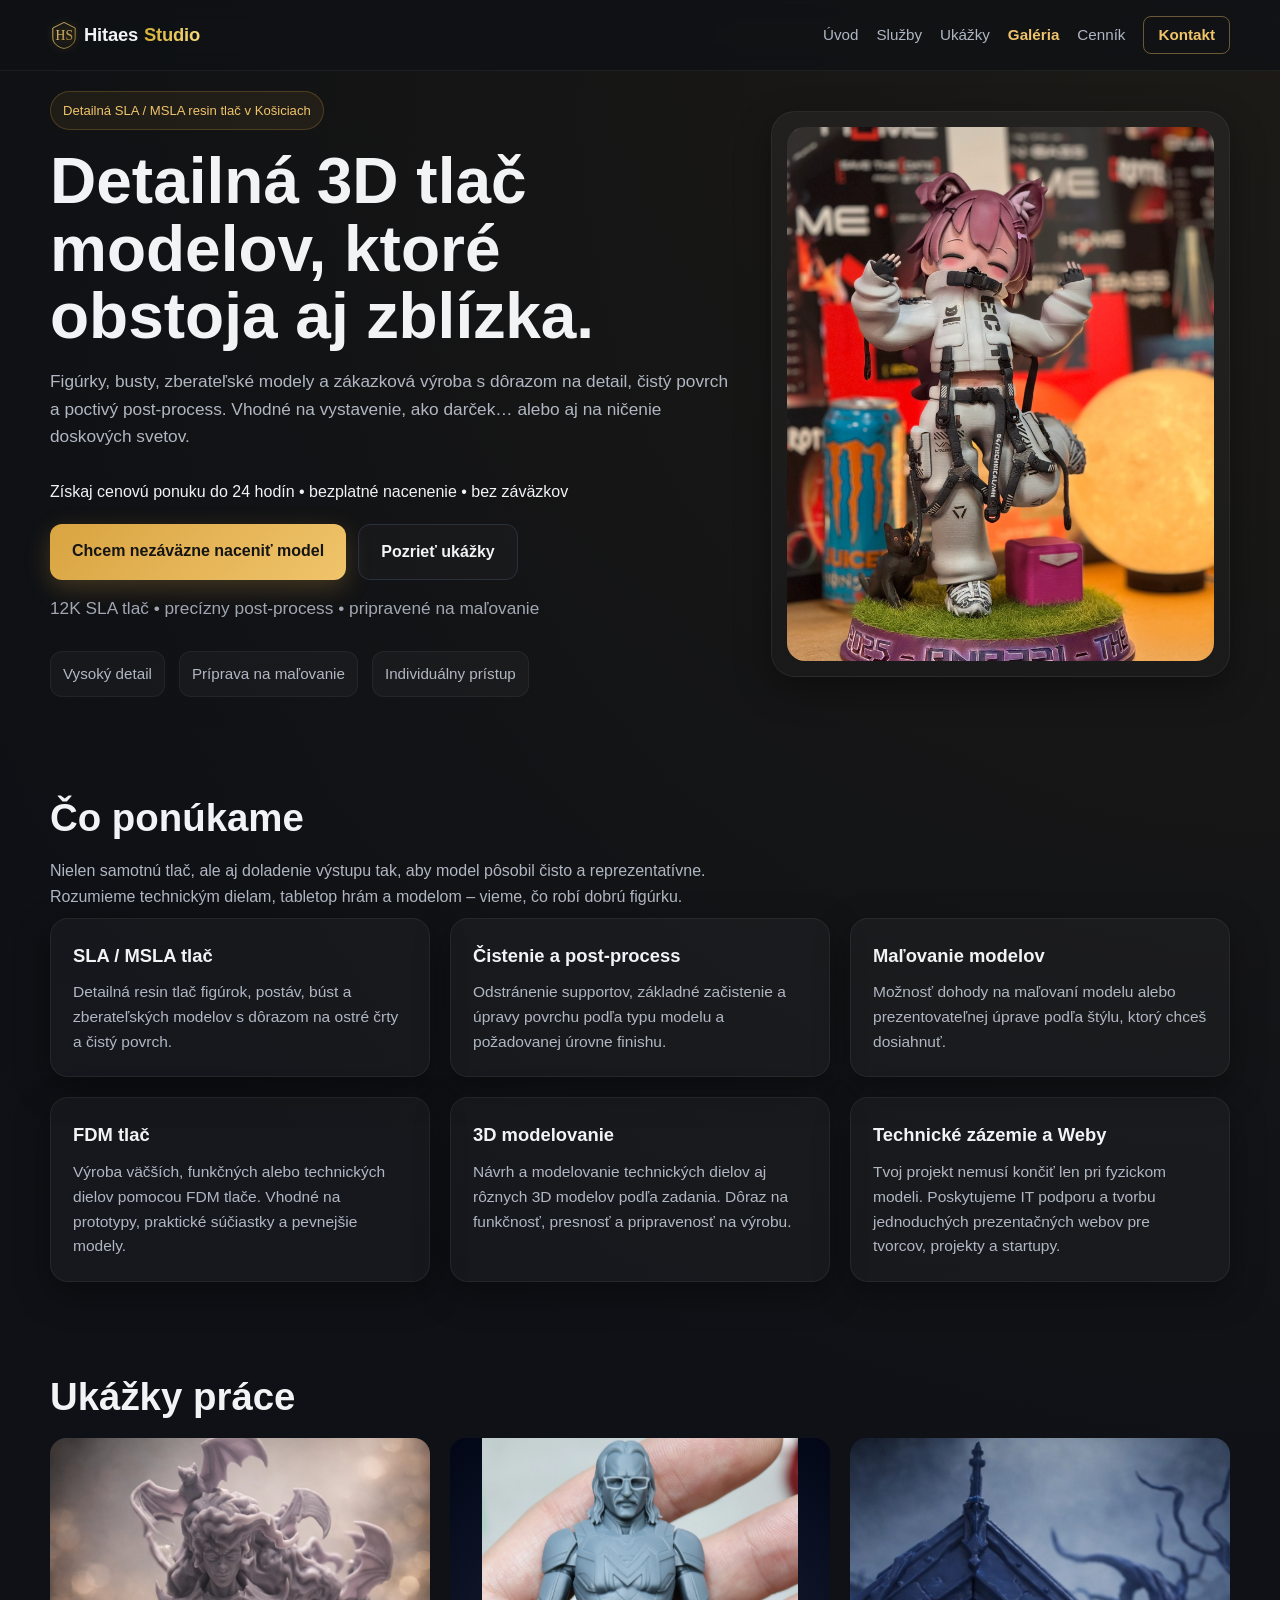
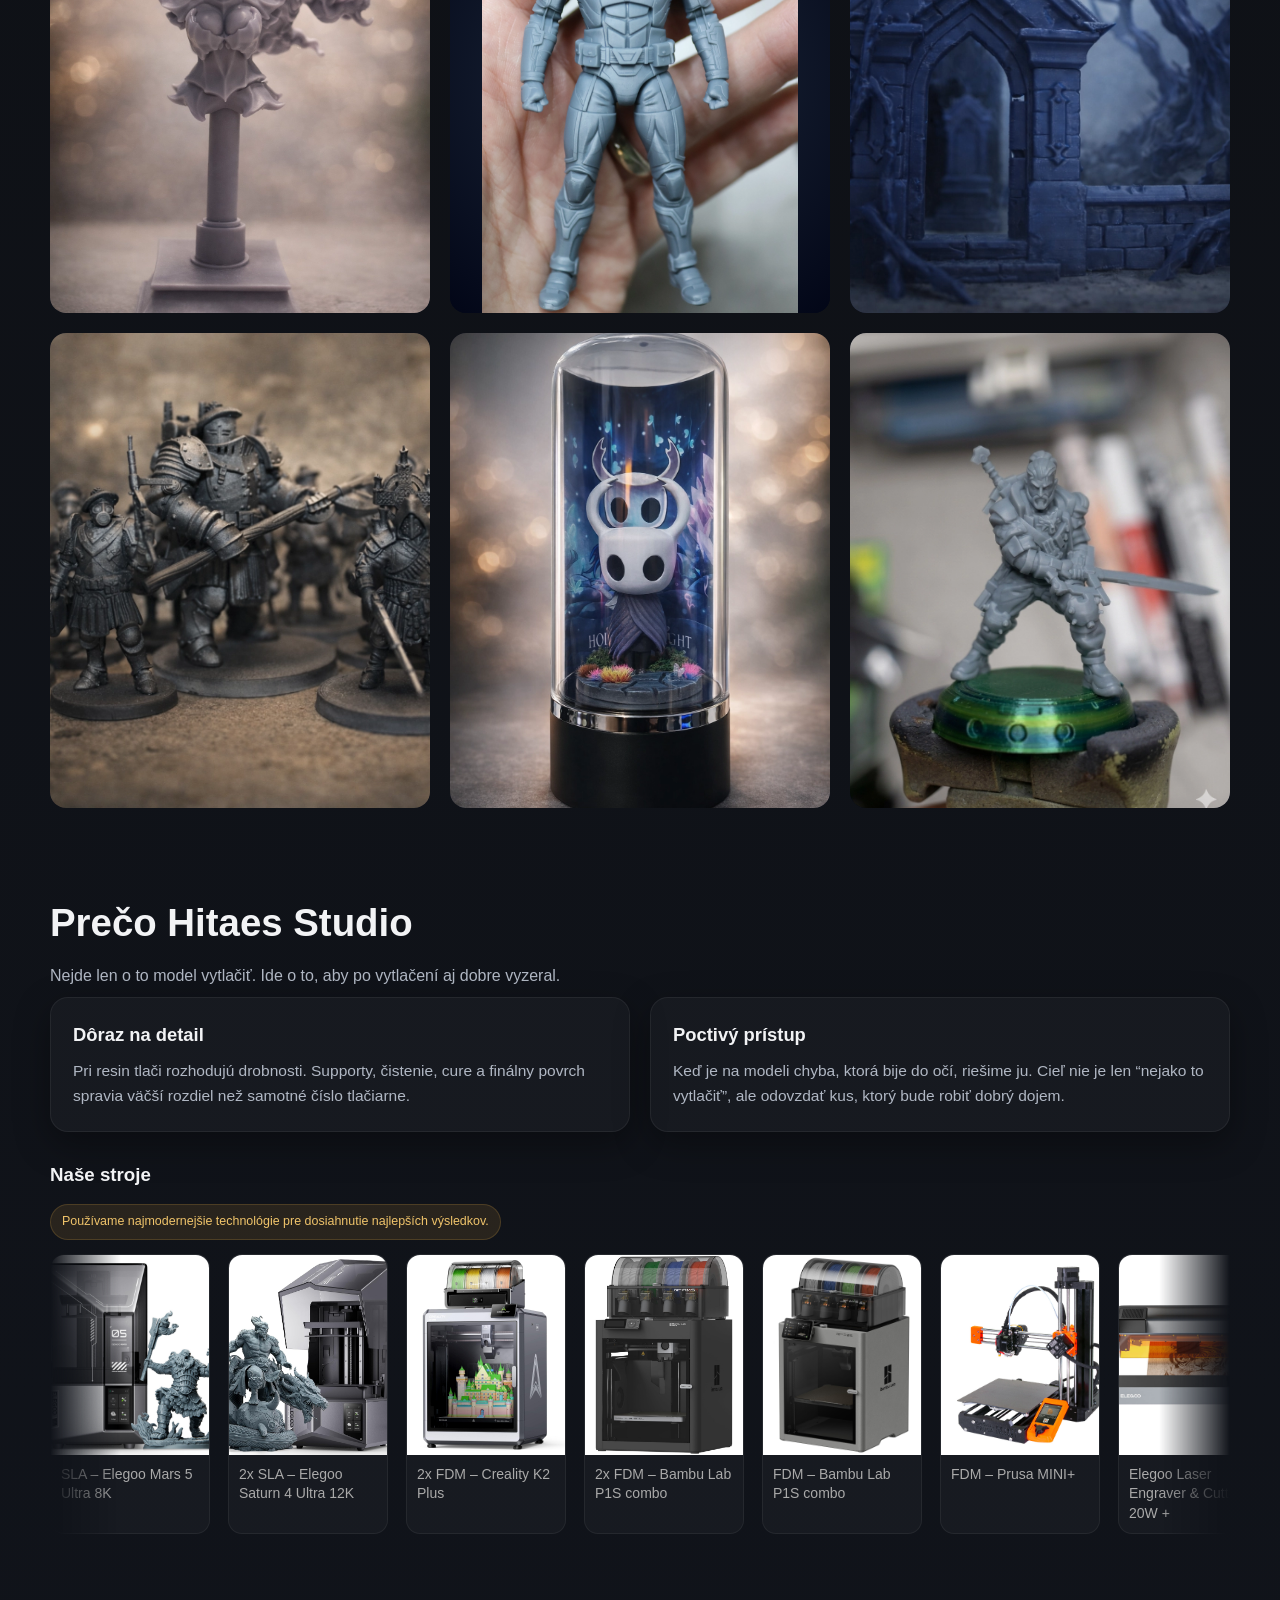
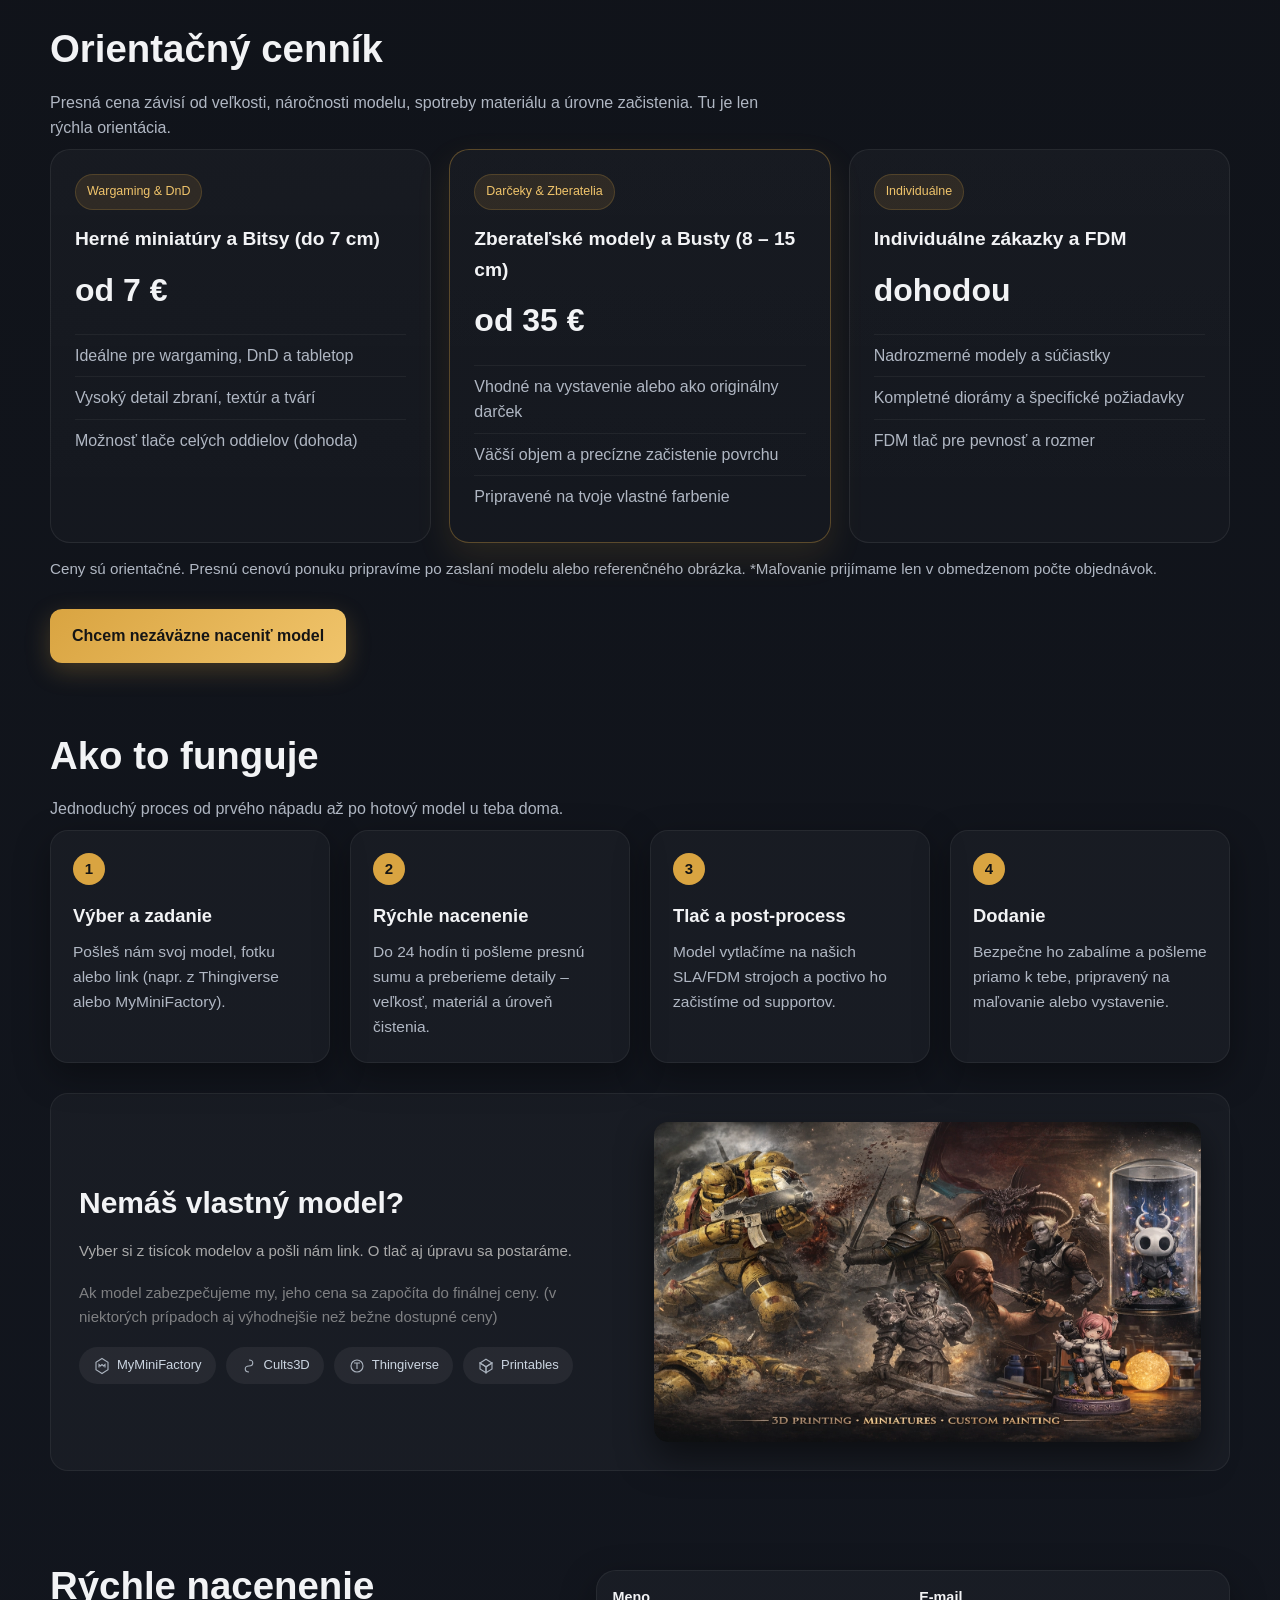
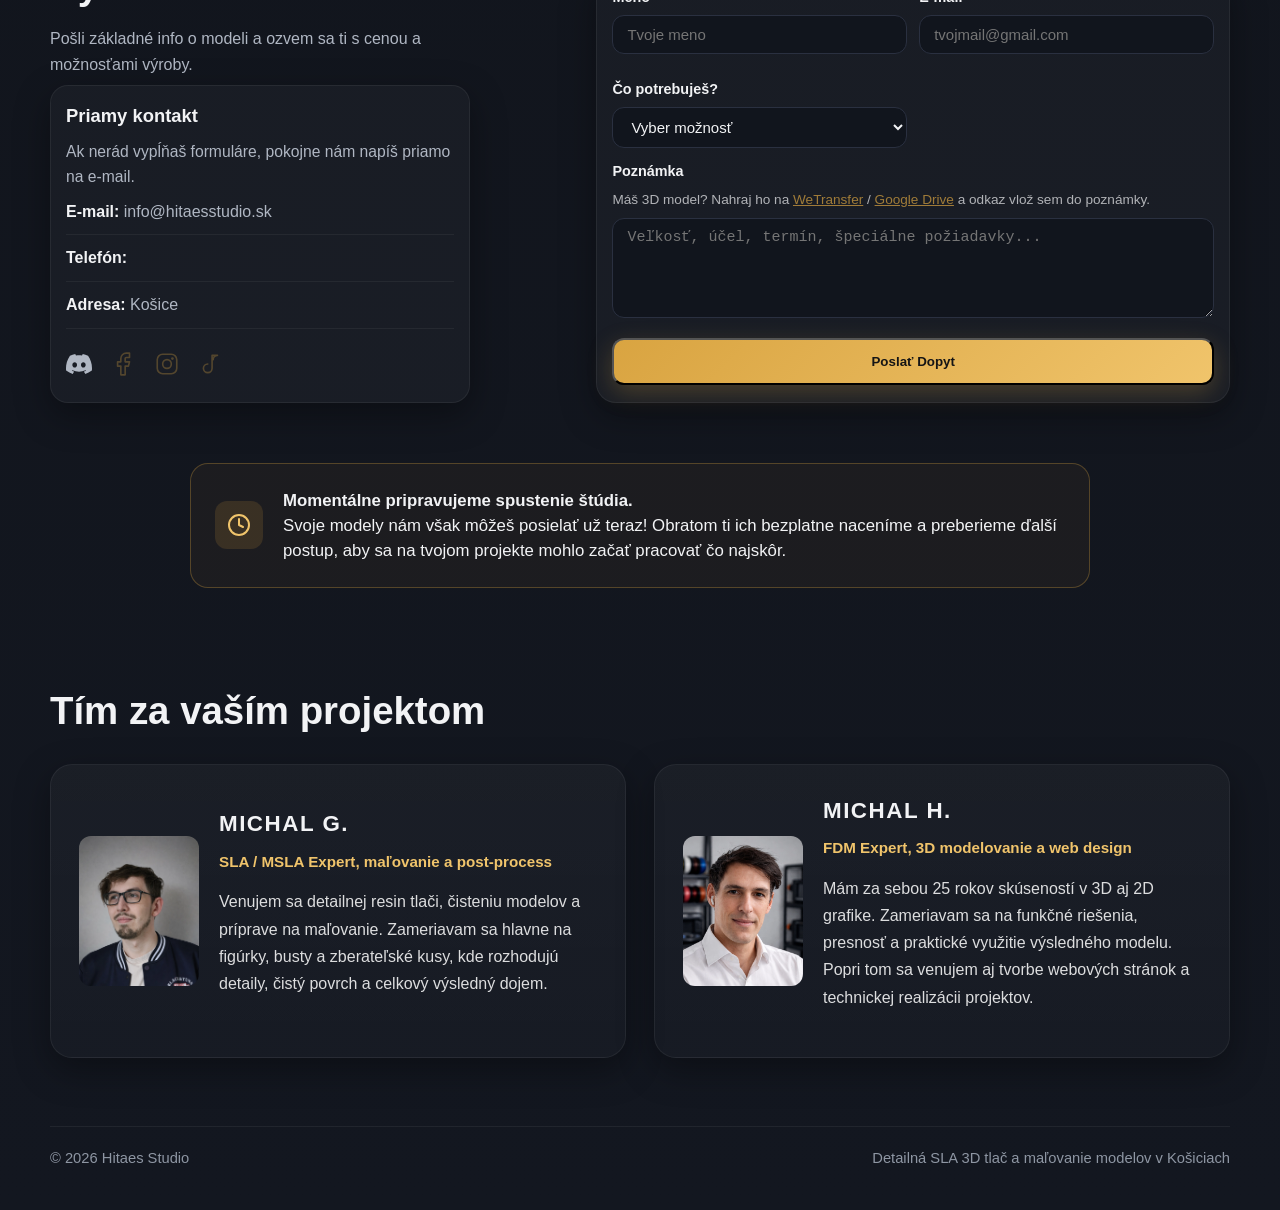
<file: index.html>
<!DOCTYPE html>
<html lang="sk">

<head>
  <meta charset="UTF-8" />
  <meta name="viewport" content="width=device-width, initial-scale=1.0" />
  <title>Hitaes Studio | SLA 3D tlač a maľovanie</title>
  <link rel="stylesheet" href="css/style.css">
</head>

<body id="top">

  <header class="topbar">
    <div class="container topbar-inner">
      <a href="#top" class="brand">
        <img src="images/logo.svg" alt="logo">
        Hitaes <span>Studio</span>
      </a>

      <nav class="nav">
        <a href="#top">Úvod</a>
        <a href="#sluzby">Služby</a>
        <a href="#ukazky">Ukážky</a>
        <a href="galeria/galeria.html" style="color: var(--accent-2); font-weight: 600;">Galéria</a>
        <a href="#cennik">Cenník</a>
        <a href="#nacenenie" class="nav-contact">Kontakt</a>
      </nav>
    </div>
  </header>

  <main>
    <section class="hero">
      <div class="container hero-grid">
        <div>
          <div class="eyebrow">Detailná SLA / MSLA resin tlač v Košiciach</div>
          <h1>Detailná 3D tlač modelov, ktoré obstoja aj zblízka.</h1>
          <p>
            Figúrky, busty, zberateľské modely a zákazková výroba s dôrazom na detail,
            čistý povrch a poctivý post-process. Vhodné na vystavenie, ako darček…
            alebo aj na ničenie doskových svetov.
          </p>
          Získaj cenovú ponuku do 24 hodín
          • bezplatné nacenenie
          • bez záväzkov
          <div class="hero-actions">
            <a class="btn btn-primary" href="#nacenenie">Chcem nezáväzne naceniť model</a>
            <a class="btn btn-secondary" href="#ukazky">Pozrieť ukážky</a>
          </div>

          <p class="hero-proof">
            12K SLA tlač • precízny post-process • pripravené na maľovanie
          </p>

          <div class="mini-points">
            <span>Vysoký detail</span>
            <span>Príprava na maľovanie</span>
            <span>Individuálny prístup</span>
          </div>
        </div>

        <div class="hero-card">
          <div class="hero-image">
            <img src="images/hinata.webp" alt="Hitaes Studio - Hinata 3D model">
          </div>
        </div>
      </div>
    </section>

    <section id="sluzby">
      <div class="container">
        <div class="section-title">
          <h2>Čo ponúkame</h2>
          <p>
            Nielen samotnú tlač, ale aj doladenie výstupu tak, aby model pôsobil čisto
            a reprezentatívne. Rozumieme technickým dielam, tabletop hrám a modelom – vieme, čo robí dobrú figúrku.
          </p>
        </div>

        <div class="grid-3">
          <div class="card">
            <h3>SLA / MSLA tlač</h3>
            <p>
              Detailná resin tlač figúrok, postáv, búst a zberateľských modelov s dôrazom
              na ostré črty a čistý povrch.
            </p>
          </div>

          <div class="card">
            <h3>Čistenie a post-process</h3>
            <p>
              Odstránenie supportov, základné začistenie a úpravy povrchu podľa typu modelu
              a požadovanej úrovne finishu.
            </p>
          </div>

          <div class="card">
            <h3>Maľovanie modelov</h3>
            <p>
              Možnosť dohody na maľovaní modelu alebo prezentovateľnej úprave podľa štýlu,
              ktorý chceš dosiahnuť.
            </p>
          </div>

          <div class="card">
            <h3>FDM tlač</h3>
            <p>
              Výroba väčších, funkčných alebo technických dielov pomocou FDM tlače.
              Vhodné na prototypy, praktické súčiastky a pevnejšie modely.
            </p>
          </div>

          <div class="card">
            <h3>3D modelovanie</h3>
            <p>
              Návrh a modelovanie technických dielov aj rôznych 3D modelov podľa zadania.
              Dôraz na funkčnosť, presnosť a pripravenosť na výrobu.
            </p>
          </div>

          <div class="card">
            <h3>Technické zázemie a Weby</h3>
            <p>
              Tvoj projekt nemusí končiť len pri fyzickom modeli. Poskytujeme IT podporu a tvorbu jednoduchých
              prezentačných webov pre tvorcov, projekty a startupy.
            </p>
          </div>
        </div>
      </div>
    </section>

    <section id="ukazky">
      <div class="container">
        <div class="section-title">
          <h2>Ukážky práce</h2>
        </div>

        <div class="gallery">
          <div class="gallery-item"><img src="images/busta.webp" alt="3D tlač modelu" loading="lazy"></div>
          <div class="gallery-item"><img src="images/mman.webp" alt="3D tlač modelu" loading="lazy"></div>
          <div class="gallery-item"><img src="images/teren.webp" alt="3D tlač modelu" loading="lazy"></div>
          <div class="gallery-item"><img src="images/trench.webp" alt="3D tlač modelu" loading="lazy"></div>
          <div class="gallery-item"><img src="images/hollowknight.webp" alt="3D tlač modelu" loading="lazy"></div>
          <div class="gallery-item"><img src="images/cybergerald.webp" alt="3D tlač modelu Cybergerald" loading="lazy"></div>
        </div>
      </div>
    </section>

    <section id="o-mne">
      <div class="container">
        <div class="section-title">
          <h2>Prečo Hitaes Studio</h2>
          <p>
            Nejde len o to model vytlačiť. Ide o to, aby po vytlačení aj dobre vyzeral.
          </p>
        </div>

        <div class="about-box">
          <div class="card">
            <h3>Dôraz na detail</h3>
            <p>
              Pri resin tlači rozhodujú drobnosti. Supporty, čistenie, cure a finálny povrch
              spravia väčší rozdiel než samotné číslo tlačiarne.
            </p>
          </div>
          <div class="card">
            <h3>Poctivý prístup</h3>
            <p>
              Keď je na modeli chyba, ktorá bije do očí, riešime ju. Cieľ nie je len “nejako to vytlačiť”,
              ale odovzdať kus, ktorý bude robiť dobrý dojem.
            </p>
          </div>
        </div>



        <div class="machines">
          <h3>Naše stroje</h3>
          <p class="tag">Používame najmodernejšie technológie pre dosiahnutie najlepších výsledkov.</p>

          <div class="machines-slider">
            <div class="machines-track">
              <div class="machine-card">
                <img src="images/m5.jpg" alt="SLA tlačiareň" loading="lazy">
                <p>SLA – Elegoo Mars 5 Ultra 8K</p>
              </div>

              <div class="machine-card">
                <img src="images/s4.jpg" alt="SLA tlačiareň" loading="lazy">
                <p>2x SLA – Elegoo Saturn 4 Ultra 12K</p>
              </div>

              <div class="machine-card">
                <img src="images/k2.jpg" alt="FDM tlačiareň" loading="lazy">
                <p>2x FDM – Creality K2 Plus</p>
              </div>

              <div class="machine-card">
                <img src="images/b1.jpg" alt="FDM tlačiareň" loading="lazy">
                <p>2x FDM – Bambu Lab P1S combo</p>
              </div>

              <div class="machine-card">
                <img src="images/b2.jpg" alt="FDM tlačiareň" loading="lazy">
                <p>FDM – Bambu Lab P1S combo</p>
              </div>

              <div class="machine-card">
                <img src="images/pm.jpg" alt="FDM tlačiareň" loading="lazy">
                <p>FDM – Prusa MINI+</p>
              </div>

              <div class="machine-card">
                <img src="images/l.jpg" alt="Laser" loading="lazy">
                <p>Elegoo Laser Engraver & Cutter 20W +</p>
              </div>
            </div>
          </div>

        </div>
      </div>
    </section>

    <section id="cennik">
      <div class="container">
        <div class="section-title">
          <h2>Orientačný cenník</h2>
          <p>
            Presná cena závisí od veľkosti, náročnosti modelu, spotreby materiálu a úrovne
            začistenia. Tu je len rýchla orientácia.
          </p>
        </div>

        <div class="price-grid">
          <div class="price-card">
            <div class="tag">Wargaming & DnD</div>
            <h3>Herné miniatúry a Bitsy (do 7 cm)</h3>
            <div class="price">od 7 €</div>
            <ul>
              <li>Ideálne pre wargaming, DnD a tabletop</li>
              <li>Vysoký detail zbraní, textúr a tvárí</li>
              <li>Možnosť tlače celých oddielov (dohoda)</li>
            </ul>
          </div>

          <div class="price-card featured">
            <div class="tag">Darčeky & Zberatelia</div>
            <h3>Zberateľské modely a Busty (8 – 15 cm)</h3>
            <div class="price">od 35 €</div>
            <ul>
              <li>Vhodné na vystavenie alebo ako originálny darček</li>
              <li>Väčší objem a precízne začistenie povrchu</li>
              <li>Pripravené na tvoje vlastné farbenie</li>
            </ul>
          </div>

          <div class="price-card">
            <div class="tag">Individuálne</div>
            <h3>Individuálne zákazky a FDM</h3>
            <div class="price">dohodou</div>
            <ul>
              <li>Nadrozmerné modely a súčiastky</li>
              <li>Kompletné diorámy a špecifické požiadavky</li>
              <li>FDM tlač pre pevnosť a rozmer</li>
            </ul>
          </div>
        </div>

        <p class="note">
          Ceny sú orientačné. Presnú cenovú ponuku pripravíme po zaslaní modelu alebo referenčného obrázka.
          *Maľovanie prijímame len v obmedzenom počte objednávok.
        </p>

        <div style="margin-top: 28px;">
          <a class="btn btn-primary" href="#nacenenie">Chcem nezáväzne naceniť model</a>
        </div>
      </div>
    </section>

    <section id="proces">
      <div class="container">
        <div class="section-title">
          <h2>Ako to funguje</h2>
          <p>Jednoduchý proces od prvého nápadu až po hotový model u teba doma.</p>
        </div>

        <div class="grid-4">
          <div class="card">
            <div class="step-num">1</div>
            <h3>Výber a zadanie</h3>
            <p>Pošleš nám svoj model, fotku alebo link (napr. z Thingiverse alebo MyMiniFactory).</p>
          </div>

          <div class="card">
            <div class="step-num">2</div>
            <h3>Rýchle nacenenie</h3>
            <p>Do 24 hodín ti pošleme presnú sumu a preberieme detaily – veľkosť, materiál a úroveň čistenia.</p>
          </div>

          <div class="card">
            <div class="step-num">3</div>
            <h3>Tlač a post-process</h3>
            <p>Model vytlačíme na našich SLA/FDM strojoch a poctivo ho začistíme od supportov.</p>
          </div>

          <div class="card">
            <div class="step-num">4</div>
            <h3>Dodanie</h3>
            <p>Bezpečne ho zabalíme a pošleme priamo k tebe, pripravený na maľovanie alebo vystavenie.</p>
          </div>
        </div>
      </div>
    </section>

    <div class="container">
      <div class="model-help" id="model-help">
        <div class="model-help-grid">
          <div class="model-help-text">
            <h3>Nemáš vlastný model?</h3>
            <p>
              Vyber si z tisícok modelov a pošli nám link.
              O tlač aj úpravu sa postaráme.
            </p>
            <p class="small-note">Ak model zabezpečujeme my, jeho cena sa započíta do finálnej ceny.
              (v niektorých prípadoch aj výhodnejšie než bežne dostupné ceny)
            </p>

            <div class="model-links">
              <a href="https://www.myminifactory.com/" target="_blank">
                <svg viewBox="0 0 24 24" class="platform-icon">
                  <polygon points="12,2 20,7 20,17 12,22 4,17 4,7" fill="none" stroke="currentColor"
                    stroke-width="1.5" />
                  <path d="M8 14V10L10 12L12 10L14 12L16 10V14" fill="none" stroke="currentColor" stroke-width="1.5" />
                </svg>
                MyMiniFactory
              </a>

              <a href="https://cults3d.com/" target="_blank">
                <svg viewBox="0 0 24 24" class="platform-icon">
                  <path d="M12 4c3 0 5 2 5 4s-2 4-5 4-5 2-5 4 2 4 5 4" fill="none" stroke="currentColor"
                    stroke-width="1.5" />
                </svg>
                Cults3D
              </a>

              <a href="https://www.thingiverse.com/" target="_blank">
                <svg viewBox="0 0 24 24" class="platform-icon">
                  <circle cx="12" cy="12" r="8" fill="none" stroke="currentColor" stroke-width="1.5" />
                  <path d="M8 8h8M12 8v8" stroke="currentColor" stroke-width="1.5" />
                </svg>
                Thingiverse
              </a>

              <a href="https://www.printables.com/" target="_blank">
                <svg viewBox="0 0 24 24" class="platform-icon">
                  <polygon points="12,3 20,8 12,13 4,8" fill="none" stroke="currentColor" stroke-width="1.5" />
                  <polygon points="4,8 12,13 12,21 4,16" fill="none" stroke="currentColor" stroke-width="1.5" />
                  <polygon points="20,8 12,13 12,21 20,16" fill="none" stroke="currentColor" stroke-width="1.5" />
                </svg>
                Printables
              </a>
            </div>
          </div>

          <div class="model-help-image">
            <img src="images/banner2.webp" alt="3D tlač modelu">
          </div>
        </div>
      </div>
    </div>

    <section id="nacenenie">
      <div class="container">
        <div class="contact-box">
          <div class="contact-side">
            <div class="section-title">
              <h2>Rýchle nacenenie</h2>
              <p>
                Pošli základné info o modeli a ozvem sa ti s cenou a možnosťami výroby.
              </p>
            </div>

            <div class="card contact-info-card" id="kontakt" style="margin-top: 0;">
              <h3 style="margin-bottom: 8px;">Priamy kontakt</h3>
              <p style="margin-bottom: 0;">
                Ak nerád vypĺňaš formuláre, pokojne nám napíš priamo na e-mail.
              </p>
              <ul class="contact-list">
                <li><strong>E-mail:</strong>&nbsp;<a href="mailto:info@hitaesstudio.sk">info@hitaesstudio.sk</a>
                </li>
                <li><strong>Telefón:</strong>&nbsp;<a href=""></a></li>
                <li><strong>Adresa:</strong>&nbsp;<a href="https://www.google.com/maps/search/?api=1&query=Kosice"
                    target="_blank">Košice</a></li>
                <li style="display: flex; gap: 18px; align-items: center; padding-top: 12px; margin-top: 10px;">
                  <a href="https://discord.gg/dE7SbgTxA" target="_blank" class="social-link" title="Discord">
                    <svg viewBox="0 0 24 24" class="social-icon" fill="currentColor">
                      <path d="M20.317 4.3698a19.7913 19.7913 0 00-4.8851-1.5152.0741.0741 0 00-.0785.0371c-.211.3753-.4447.8648-.6083 1.2495-1.8447-.2762-3.68-.2762-5.4868 0-.1636-.3933-.4058-.8742-.6177-1.2495a.077.077 0 00-.0785-.037 19.7363 19.7363 0 00-4.8852 1.515.0699.0699 0 00-.0321.0277C.5334 9.0458-.319 13.5799.0992 18.0578a.0824.0824 0 00.0312.0561c2.0528 1.5076 4.0413 2.4228 5.9929 3.0294a.0777.0777 0 00.0842-.0276c.4616-.6304.8731-1.2952 1.226-1.9942a.076.076 0 00-.0416-.1057c-.6528-.2476-1.2743-.5495-1.8722-.8923a.077.077 0 01-.0076-.1277c.1258-.0943.2517-.1923.3718-.2914a.0743.0743 0 01.0776-.0105c3.9278 1.7933 8.18 1.7933 12.0614 0a.0739.0739 0 01.0785.0095c.1202.099.246.1971.3728.2914a.077.077 0 01-.0066.1277 12.2986 12.2986 0 01-1.873.8914.0766.0766 0 00-.0407.1067c.3604.698.7719 1.3628 1.225 1.9932a.076.076 0 00.0842.0286c1.961-.6067 3.9495-1.5219 6.0023-3.0294a.077.077 0 00.0313-.0552c.5004-5.177-.8382-9.6739-3.5485-13.6604a.061.061 0 00-.0312-.0286zM8.02 15.3312c-1.1825 0-2.1569-1.0857-2.1569-2.419 0-1.3332.9555-2.4189 2.157-2.4189 1.2108 0 2.1757 1.0952 2.1568 2.419 0 1.3332-.9555 2.4189-2.1569 2.4189zm7.9748 0c-1.1825 0-2.1569-1.0857-2.1569-2.419 0-1.3332.9554-2.4189 2.1569-2.4189 1.2108 0 2.1757 1.0952 2.1568 2.419 0 1.3332-.946 2.4189-2.1568 2.4189z"/>
                    </svg>
                  </a>
                  <span class="social-link" style="cursor: default; opacity: 0.3;" title="Facebook (pripravujeme)">
                    <svg viewBox="0 0 24 24" class="social-icon">
                      <path d="M18 2h-3a5 5 0 0 0-5 5v3H7v4h3v8h4v-8h3l1-4h-4V7a1 1 0 0 1 1-1h3z" fill="none"
                        stroke="currentColor" stroke-width="1.5" stroke-linecap="round" stroke-linejoin="round" />
                    </svg>
                  </span>
                  <span class="social-link" style="cursor: default; opacity: 0.3;" title="Instagram (pripravujeme)">
                    <svg viewBox="0 0 24 24" class="social-icon">
                      <rect x="3" y="3" width="18" height="18" rx="5" ry="5" fill="none" stroke="currentColor"
                        stroke-width="1.5" />
                      <circle cx="12" cy="12" r="4" fill="none" stroke="currentColor" stroke-width="1.5" />
                      <circle cx="17" cy="7" r="1.2" fill="currentColor" />
                    </svg>
                  </span>
                  <span class="social-link" style="cursor: default; opacity: 0.3;" title="TikTok (pripravujeme)">
                    <svg viewBox="0 0 24 24" class="social-icon">
                      <path d="M9 12a4 4 0 1 0 4 4V4h5a4 4 0 0 0-4 4" fill="none" stroke="currentColor"
                        stroke-width="1.5" stroke-linecap="round" stroke-linejoin="round" />
                    </svg>
                  </span>
                </li>
              </ul>
            </div>
          </div>

          <div class="contact-form-wrap">
            <form id="contactForm" class="contact-form">
              <div class="form-grid">
                <div class="form-group">
                  <label for="name">Meno</label>
                  <input type="text" id="name" name="Meno" placeholder="Tvoje meno" required>
                </div>

                <div class="form-group">
                  <label for="email">E-mail</label>
                  <input type="email" id="email" name="Email" placeholder="tvojmail@gmail.com" required>
                </div>

                <div class="form-group">
                  <label for="service">Čo potrebuješ?</label>
                  <select id="service" name="Služba" required>
                    <option value="">Vyber možnosť</option>
                    <option>Len 3D tlač</option>
                    <option>3D tlač + základný náter</option>
                    <option>3D tlač + základný náter + maľovanie</option>
                    <option>Individuálna dohoda</option>
                  </select>
                </div>
              </div>

              <div class="form-group">
                <label for="message">Poznámka</label>
                <p class="small-note" style="margin-bottom: 8px;">Máš 3D model? Nahraj ho na <a
                    href="https://wetransfer.com/" target="_blank"
                    style="color:var(--accent); text-decoration: underline;">WeTransfer</a> / <a
                    href="https://drive.google.com/" target="_blank"
                    style="color:var(--accent); text-decoration: underline;">Google Drive</a> a odkaz vlož sem do
                  poznámky.</p>
                <textarea id="message" name="Poznámka" rows="3"
                  placeholder="Veľkosť, účel, termín, špeciálne požiadavky..."></textarea>
              </div>

              <button type="submit" id="submitBtn" class="btn btn-primary">Poslať Dopyt</button>
              <div id="formStatus" class="form-status"></div>
            </form>
          </div>
        </div>
      </div>
    </section>

    <div class="container">
      <div class="launch-notice" id="oznam" style="margin-top: 50px;">
        <div class="launch-notice-icon">
          <svg viewBox="0 0 24 24" fill="none" stroke="currentColor" stroke-width="2" stroke-linecap="round"
            stroke-linejoin="round">
            <circle cx="12" cy="12" r="10"></circle>
            <polyline points="12 6 12 12 16 14"></polyline>
          </svg>
        </div>
        <div class="launch-notice-content">
          <p><strong>Momentálne pripravujeme spustenie štúdia.</strong><br>
            Svoje modely nám však môžeš posielať už teraz! Obratom ti ich bezplatne naceníme a preberieme ďalší postup,
            aby sa na tvojom projekte mohlo začať pracovať čo najskôr.</p>
        </div>
      </div>
    </div>

    <section class="team">
      <div class="container">
        <h2>Tím za vaším projektom</h2>

        <div class="team-grid">
          <div class="team-card">
            <div class="team-person">
              <div class="team-photo-wrap">
                <img src="images/mg.webp" alt="Michal G." class="team-photo" id="photo-mg">
              </div>

              <div class="team-info">
                <h3>Michal G.</h3>
                <p class="team-role">SLA / MSLA Expert, maľovanie a post-process</p>
                <p class="team-desc">
                  Venujem sa detailnej resin tlači, čisteniu modelov a príprave na maľovanie.
                  Zameriavam sa hlavne na figúrky, busty a zberateľské kusy, kde rozhodujú detaily,
                  čistý povrch a celkový výsledný dojem.
                </p>
              </div>
            </div>
          </div>

          <div class="team-card">
            <div class="team-person">
              <div class="team-photo-wrap">
                <img src="images/mh.webp" alt="Michal H." class="team-photo">
              </div>

              <div class="team-info">
                <h3>Michal H.</h3>
                <p class="team-role">FDM Expert, 3D modelovanie a web design</p>
                <p class="team-desc">
                  Mám za sebou 25 rokov skúseností v 3D aj 2D grafike.
                  Zameriavam sa na funkčné riešenia, presnosť a praktické využitie výsledného modelu.
                  Popri tom sa venujem aj tvorbe webových stránok a technickej realizácii projektov.
                </p>
              </div>
            </div>
          </div>
        </div>


      </div>
    </section>

    <section id="recenzie">
      <div class="container">
        <div class="section-title">
          <h2>Čo o nás hovoria klienti</h2>
          <p>Vaša spokojnosť je našou najväčšou odmenou.</p>
        </div>

        <div class="reviews-container">
          <div class="reviews-slider" id="reviewsSlider">

            <div class="review-card">
              <div class="review-stars">★★★★★</div>
              <p class="review-text">"I sent over a draft of my custom avatar and went for the full painting service.
                The result is an amazing 32cm figure. Truly outstanding quality, highly recommended!"</p>
              <div class="review-author">Sam G.</div>
            </div>

            <div class="review-card">
              <div class="review-stars">★★★★★</div>
              <p class="review-text">"Rýchle dodanie a férová cena, základný náter krásne vytiahol detaily. Post-process
                bol urobený tak poctivo, že stačilo model len vybaliť a položiť na poličku."</p>
              <div class="review-author">Peter S.</div>
            </div>

            <div class="review-card">
              <div class="review-stars">★★★★☆</div>
              <p class="review-text">"Hollow Knight: Super kvalita a maľovanie, síce trochu drahšie, ale výsledok stojí
                za každé euro. Rozhodne odporúčam pre náročnejších."</p>
              <div class="review-author">Igor H.</div>
            </div>

            <div class="review-card">
              <div class="review-stars">★★★★☆</div>
              <p class="review-text">"Vygeneroval som si vlastný AI model, v Hitaes Studio mi ho vytlačili precízne a
                základný náter to vylepšil. Ďakujem!"</p>
              <div class="review-author">Marek T.</div>
            </div>

            <div class="review-card">
              <div class="review-stars">★★★★☆</div>
              <p class="review-text">"Dala som si spraviť 3d model podľa referencie + základné maľovanie, na svadobnej
                torte to vyzeralo super i keď dodanie trvalo dlhšie"</p>
              <div class="review-author">Lucia M.</div>
            </div>

          </div>
        </div>

      </div>
    </section>


  </main>

  <footer class="footer">
    <div class="container footer-inner">
      <div>© 2026 Hitaes Studio</div>
      <div>Detailná SLA 3D tlač a maľovanie modelov v Košiciach</div>
    </div>
  </footer>

  <script>
    document.querySelectorAll('.gallery-item').forEach(item => {
      item.addEventListener('mousemove', e => {
        const rect = item.getBoundingClientRect();
        const x = (e.clientX - rect.left) / rect.width * 100;
        const y = (e.clientY - rect.top) / rect.height * 100;

        const img = item.querySelector('img');
        if (img) {
          img.style.transformOrigin = `${x}% ${y}%`;
        }
      });
    });
  </script>

  <script>
    const machineTrack = document.querySelector('.machines-track');

    if (machineTrack && window.innerWidth > 768) {
      machineTrack.innerHTML += machineTrack.innerHTML;
    }

    // Reviews Slider Drag & Loop functionality
    const slider = document.getElementById('reviewsSlider');

    // Triple the content for infinite effect
    if (slider) {
      const originalContent = slider.innerHTML;
      slider.innerHTML = originalContent + originalContent + originalContent;

      // Start in the middle
      window.addEventListener('load', () => {
        slider.scrollLeft = slider.scrollWidth / 3;
      });
    }

    let isDown = false;
    let startX;
    let scrollLeft;

    slider.addEventListener('mousedown', (e) => {
      isDown = true;
      slider.classList.add('active');
      slider.style.scrollBehavior = 'auto'; // Disable smooth scroll during drag
      startX = e.pageX - slider.offsetLeft;
      scrollLeft = slider.scrollLeft;
    });
    slider.addEventListener('mouseleave', () => {
      isDown = false;
      slider.classList.remove('active');
    });
    slider.addEventListener('mouseup', () => {
      isDown = false;
      slider.classList.remove('active');
    });
    slider.addEventListener('mousemove', (e) => {
      if (!isDown) return;
      e.preventDefault();
      const x = e.pageX - slider.offsetLeft;
      const walk = (x - startX) * 2; //scroll-fast
      slider.scrollLeft = scrollLeft - walk;
    });

    // Infinite Loop & Smooth check
    slider.addEventListener('scroll', () => {
      const oneThird = slider.scrollWidth / 3;

      // Infinite Loop Logic (No transition during jump)
      if (slider.scrollLeft >= oneThird * 2) {
        const currentBehavior = slider.style.scrollBehavior;
        slider.style.scrollBehavior = 'auto';
        slider.scrollLeft -= oneThird;
        slider.style.scrollBehavior = currentBehavior;
      } else if (slider.scrollLeft <= 5) {
        const currentBehavior = slider.style.scrollBehavior;
        slider.style.scrollBehavior = 'auto';
        slider.scrollLeft += oneThird;
        slider.style.scrollBehavior = currentBehavior;
      }

      // Restore smooth scroll after manual interaction
      if (!isDown) {
        clearTimeout(slider.scrollTimeout);
        slider.scrollTimeout = setTimeout(() => {
          slider.style.scrollBehavior = 'smooth';
        }, 150);
      }
    });

    // Handle Resize
    window.addEventListener('resize', () => {
      slider.scrollLeft = slider.scrollWidth / 3;
    });

    // Handle Form to PHP (Websupport)
    const contactForm = document.getElementById('contactForm');
    const formStatus = document.getElementById('formStatus');
    const submitBtn = document.getElementById('submitBtn');

    if (contactForm) {
      contactForm.addEventListener('submit', async (e) => {
        e.preventDefault();

        submitBtn.disabled = true;
        submitBtn.innerText = 'Odosiela sa...';
        formStatus.textContent = '';

        const formData = new FormData(contactForm);

        try {
          const response = await fetch('send_email.php', {
            method: 'POST',
            body: formData
          });

          const result = await response.text();

          if (response.ok) {
            formStatus.textContent = 'Dopyt úspešne odoslaný!';
            formStatus.className = 'form-status success';
            contactForm.reset();
            submitBtn.style.display = 'none';
          } else {
            formStatus.textContent = result || 'Chyba pri odosielaní.';
            formStatus.className = 'form-status error';
          }
        } catch (error) {
          formStatus.textContent = 'Chyba servera. Skontrolujte pripojenie.';
          formStatus.className = 'form-status error';
        } finally {
          submitBtn.disabled = false;
          if (formStatus.className !== 'form-status success') {
            submitBtn.innerText = 'Poslať Dopyt';
          }
        }
      });
    }
  </script>
</body>

</html>
</file>
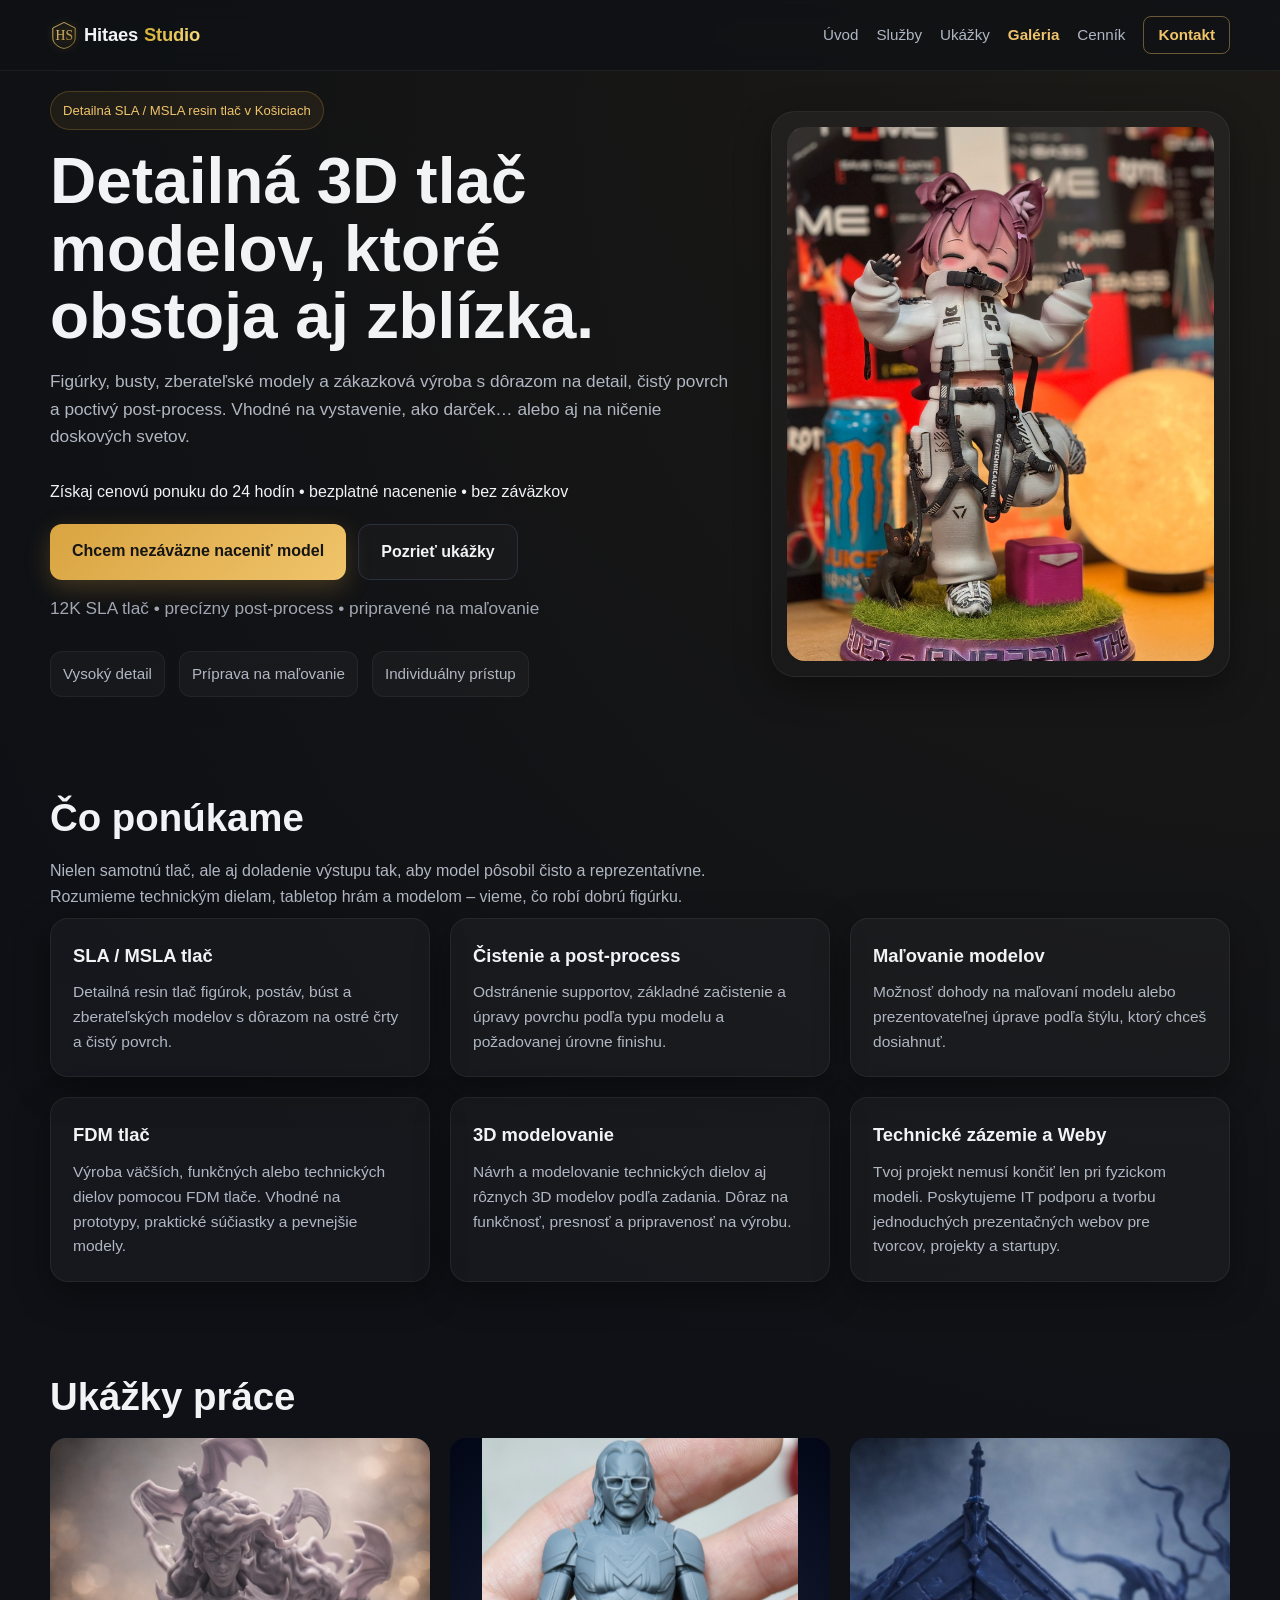
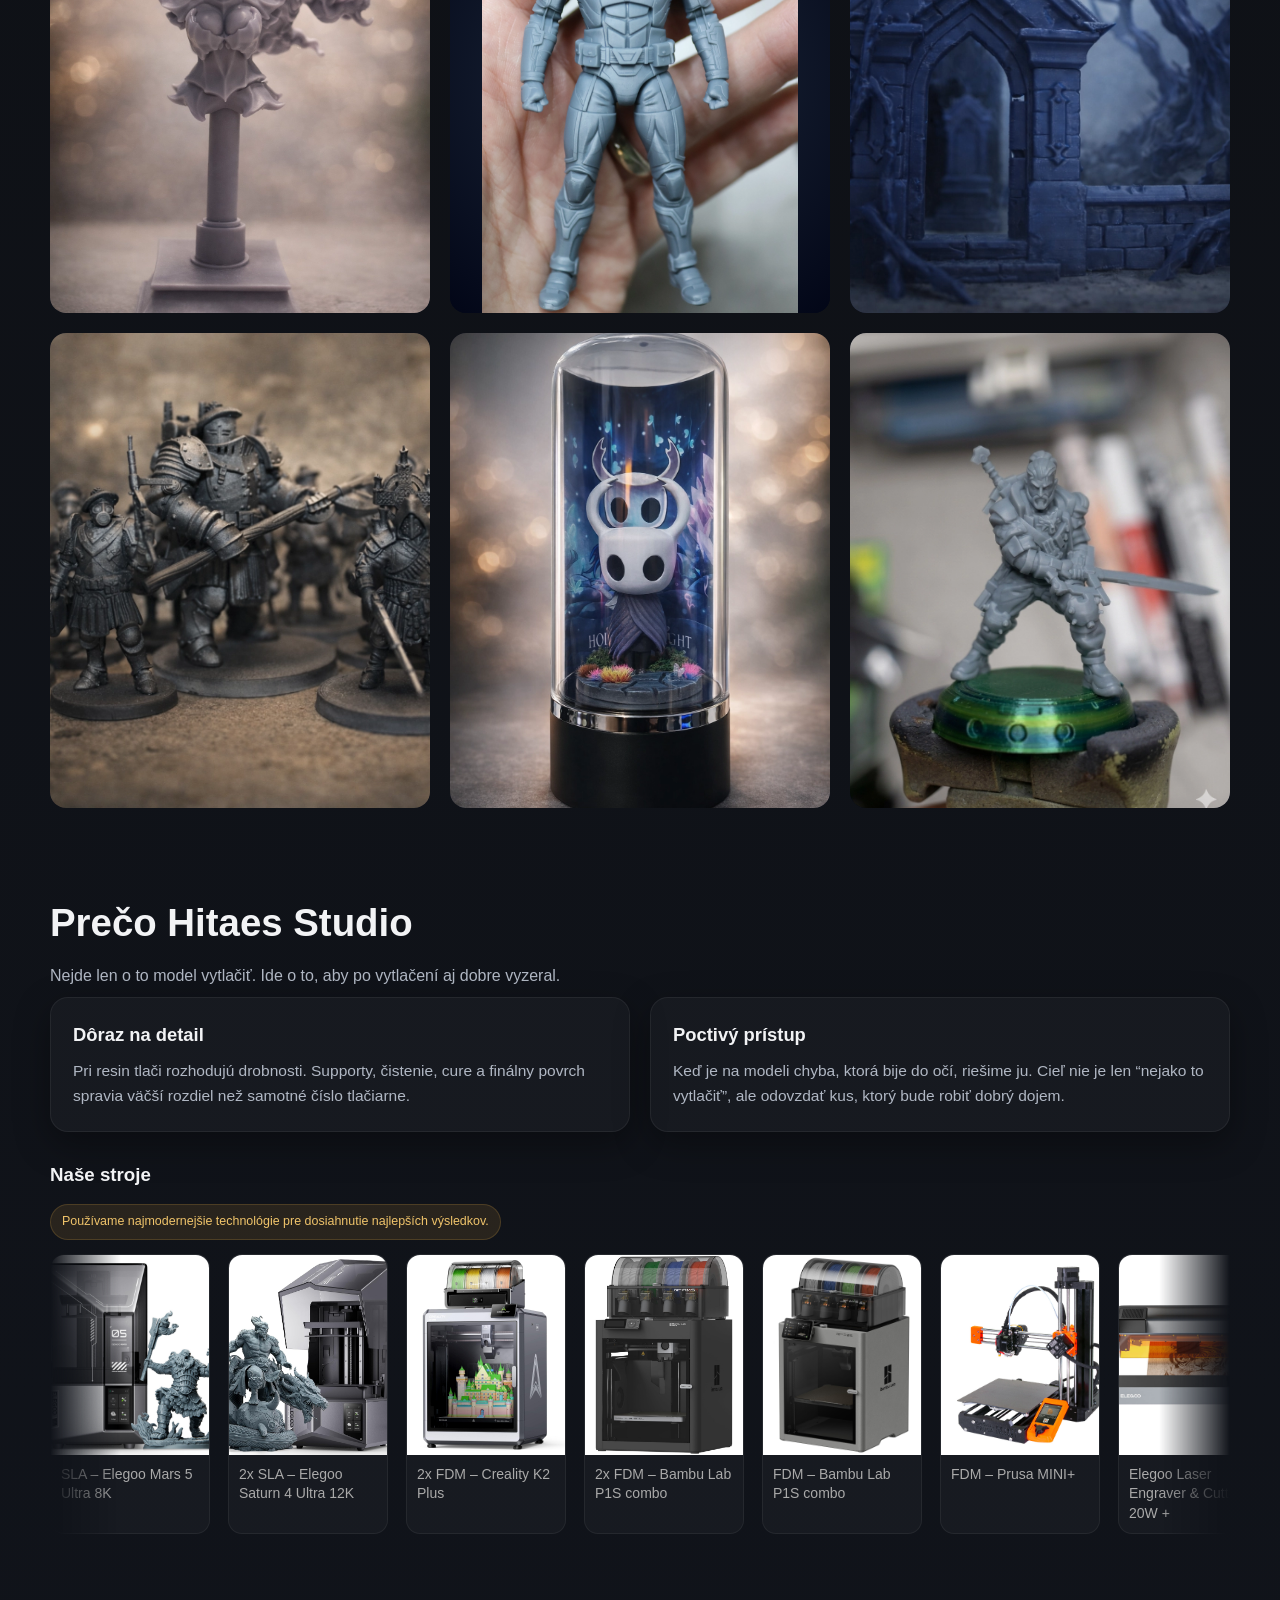
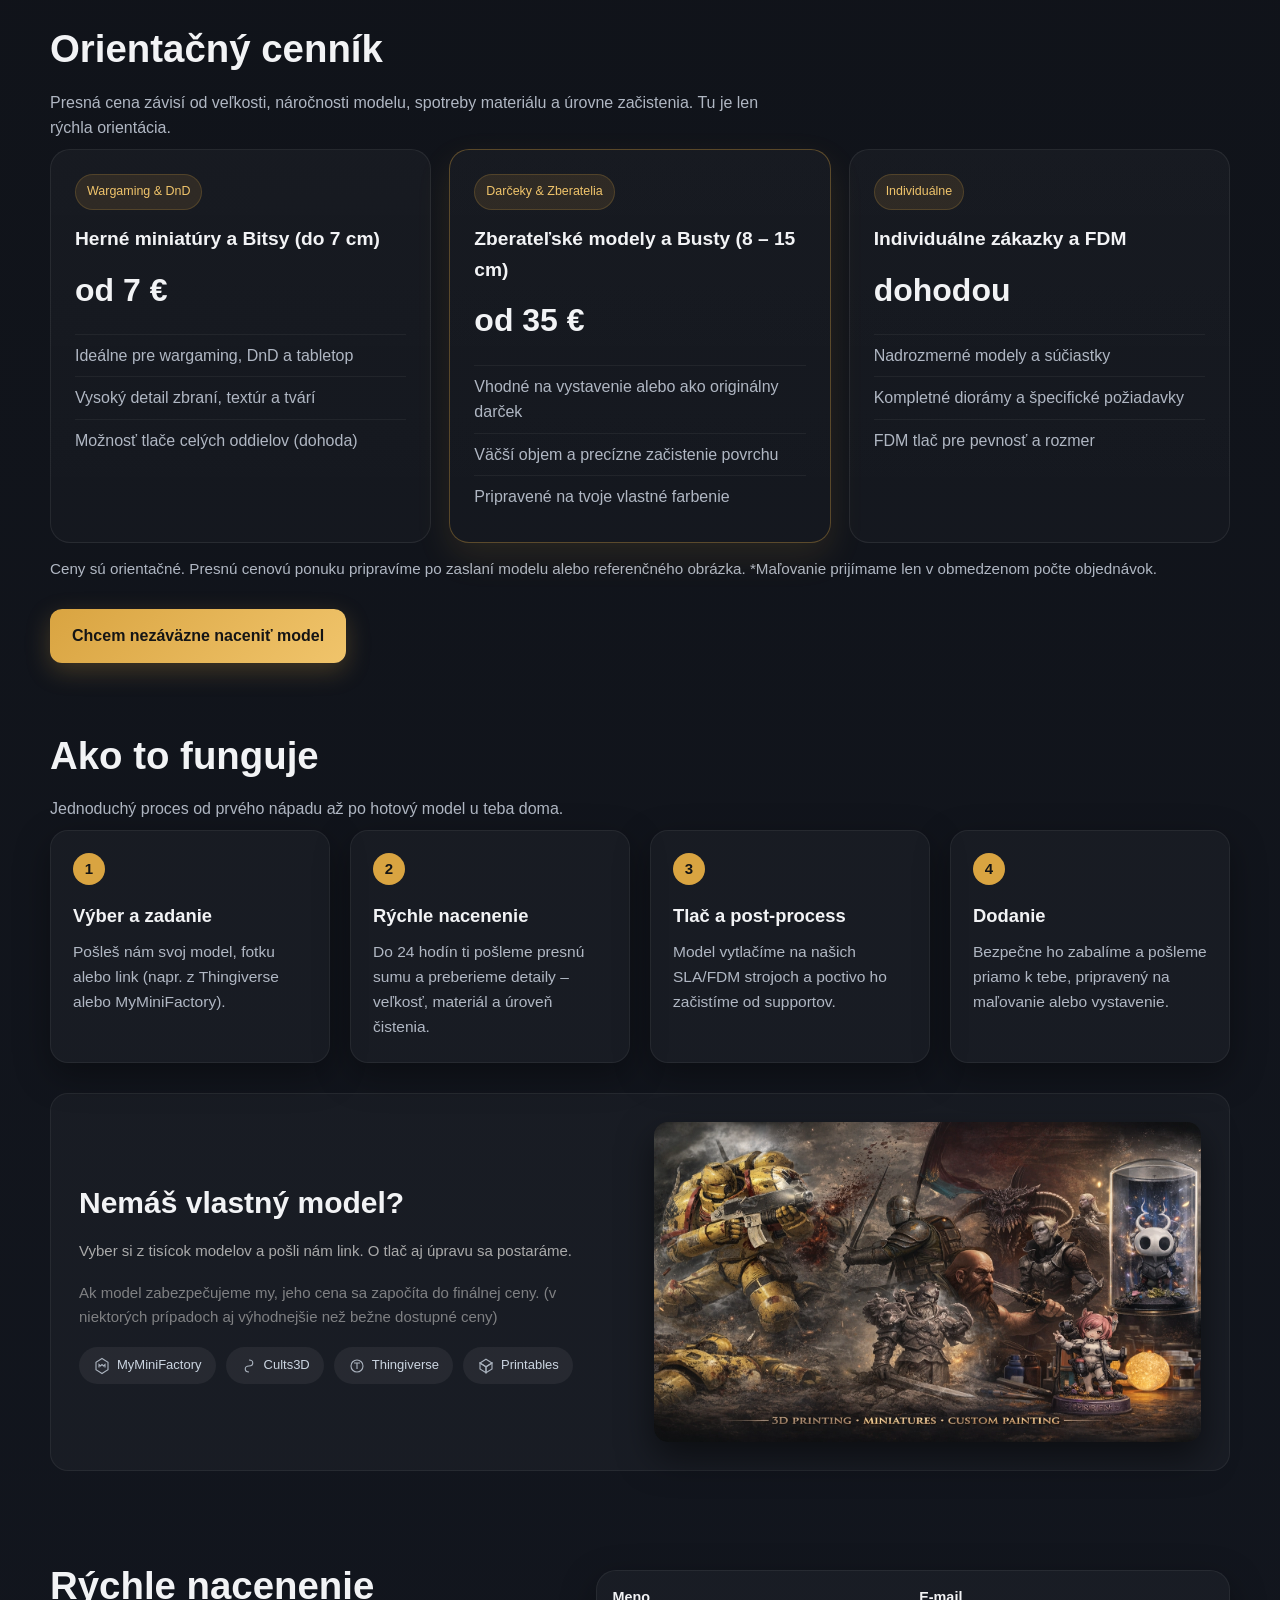
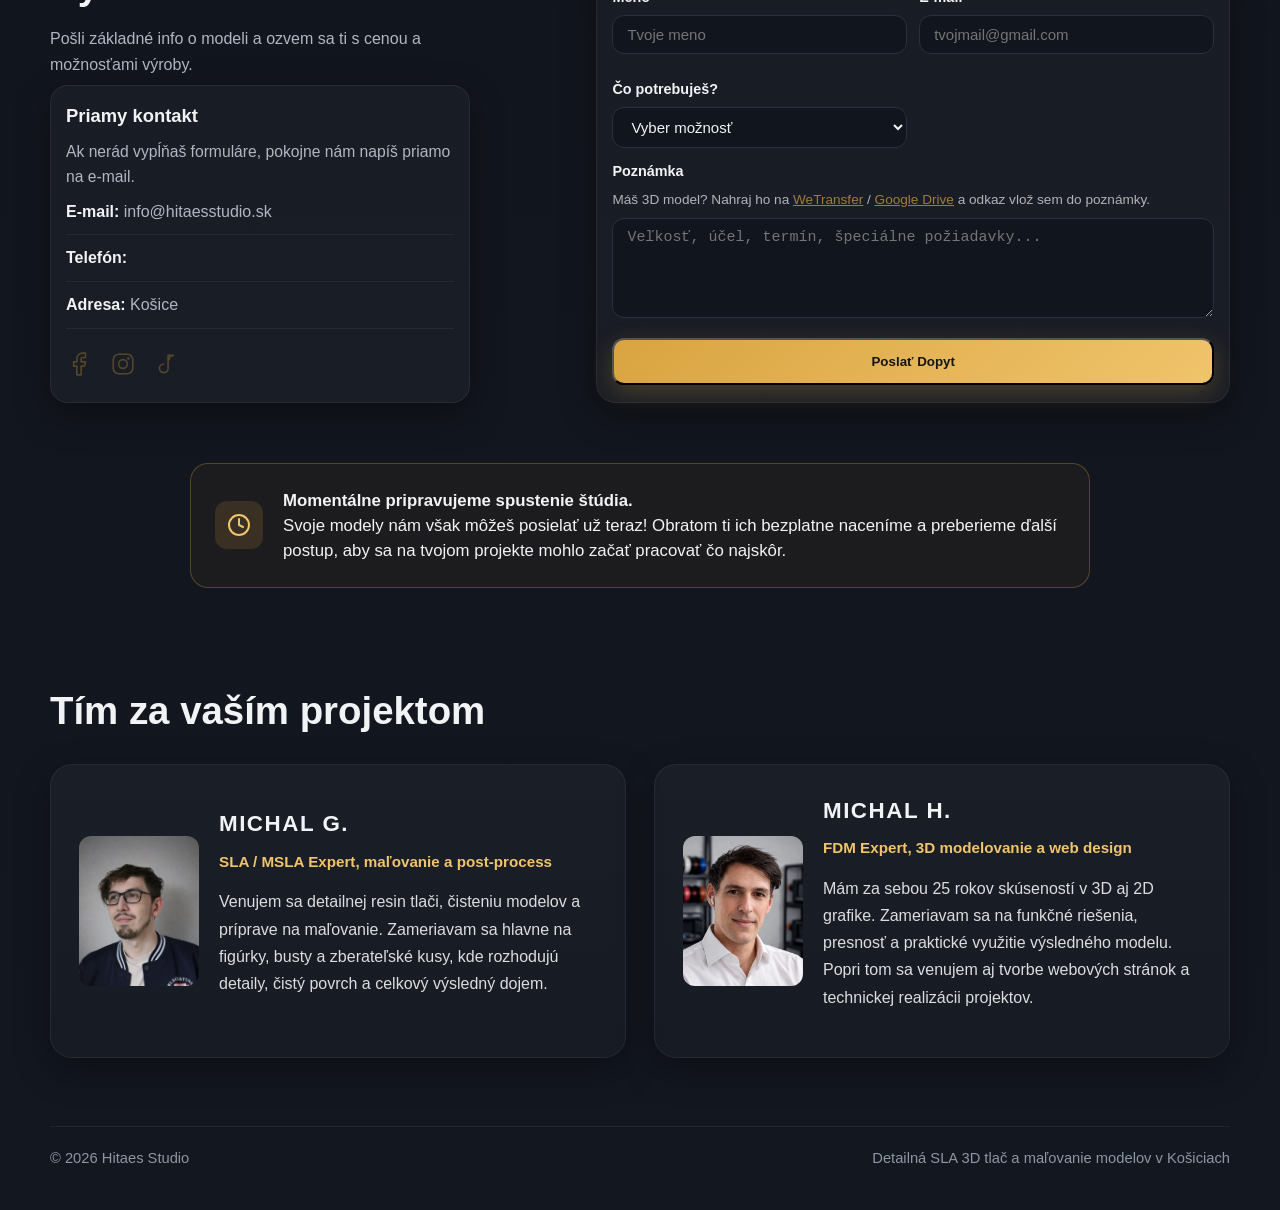
<file: test.html>
<!DOCTYPE html>
<html lang="sk">

<head>
  <meta charset="UTF-8" />
  <meta name="viewport" content="width=device-width, initial-scale=1.0" />
  <title>Hitaes Studio | SLA 3D tlač a maľovanie</title>
  <link rel="stylesheet" href="css/style.css?v=2">
</head>

<body id="top">

  <header class="topbar">
    <div class="container topbar-inner">
      <a href="#top" class="brand">
        <img src="images/logo.svg" alt="logo">
        Hitaes <span>Studio</span>
      </a>

      <nav class="nav">
        <a href="#top">Úvod</a>
        <a href="#sluzby">Služby</a>
        <a href="#ukazky">Ukážky</a>
        <a href="galeria/galeria.html" style="color: var(--accent-2); font-weight: 600;">Galéria</a>
        <a href="#cennik">Cenník</a>
        <a href="#nacenenie" class="nav-contact">Kontakt</a>
      </nav>
    </div>
  </header>

  <main>
    <section class="hero">
      <div class="container hero-grid">
        <div>
          <div class="eyebrow">Detailná SLA / MSLA resin tlač v Košiciach</div>
          <h1>Detailná 3D tlač modelov, ktoré obstoja aj zblízka.</h1>
          <p>
            Figúrky, busty, zberateľské modely a zákazková výroba s dôrazom na detail,
            čistý povrch a poctivý post-process. Vhodné na vystavenie, ako darček…
            alebo aj na ničenie doskových svetov.
          </p>
          Získaj cenovú ponuku do 24 hodín
          • bezplatné nacenenie
          • bez záväzkov
          <div class="hero-actions">
            <a class="btn btn-primary" href="#nacenenie">Chcem nezáväzne naceniť model</a>
            <a class="btn btn-secondary" href="#ukazky">Pozrieť ukážky</a>
          </div>

          <p class="hero-proof">
            12K SLA tlač • precízny post-process • pripravené na maľovanie
          </p>

          <div class="mini-points">
            <span>Vysoký detail</span>
            <span>Príprava na maľovanie</span>
            <span>Individuálny prístup</span>
          </div>
        </div>

        <div class="hero-card">
          <div class="hero-image">
            <img src="images/hinata.webp" alt="Hitaes Studio - Hinata 3D model">
          </div>
        </div>
      </div>
    </section>

    <section id="sluzby">
      <div class="container">
        <div class="section-title">
          <h2>Čo ponúkame</h2>
          <p>
            Nielen samotnú tlač, ale aj doladenie výstupu tak, aby model pôsobil čisto
            a reprezentatívne. Rozumieme technickým dielam, tabletop hrám a modelom – vieme, čo robí dobrú figúrku.
          </p>
        </div>

        <div class="grid-3">
          <div class="card">
            <h3>SLA / MSLA tlač</h3>
            <p>
              Detailná resin tlač figúrok, postáv, búst a zberateľských modelov s dôrazom
              na ostré črty a čistý povrch.
            </p>
          </div>

          <div class="card">
            <h3>Čistenie a post-process</h3>
            <p>
              Odstránenie supportov, základné začistenie a úpravy povrchu podľa typu modelu
              a požadovanej úrovne finishu.
            </p>
          </div>

          <div class="card">
            <h3>Maľovanie modelov</h3>
            <p>
              Možnosť dohody na maľovaní modelu alebo prezentovateľnej úprave podľa štýlu,
              ktorý chceš dosiahnuť.
            </p>
          </div>

          <div class="card">
            <h3>FDM tlač</h3>
            <p>
              Výroba väčších, funkčných alebo technických dielov pomocou FDM tlače.
              Vhodné na prototypy, praktické súčiastky a pevnejšie modely.
            </p>
          </div>

          <div class="card">
            <h3>3D modelovanie</h3>
            <p>
              Návrh a modelovanie technických dielov aj rôznych 3D modelov podľa zadania.
              Dôraz na funkčnosť, presnosť a pripravenosť na výrobu.
            </p>
          </div>

          <div class="card">
            <h3>Technické zázemie a Weby</h3>
            <p>
              Tvoj projekt nemusí končiť len pri fyzickom modeli. Poskytujeme IT podporu a tvorbu jednoduchých
              prezentačných webov pre tvorcov, projekty a startupy.
            </p>
          </div>
        </div>
      </div>
    </section>

    <section id="ukazky">
      <div class="container">
        <div class="section-title">
          <h2>Ukážky práce</h2>
        </div>

        <div class="gallery">
          <div class="gallery-item"><img src="images/busta.webp" alt="3D tlač modelu" loading="lazy"></div>
          <div class="gallery-item"><img src="images/mman.webp" alt="3D tlač modelu" loading="lazy"></div>
          <div class="gallery-item"><img src="images/teren.webp" alt="3D tlač modelu" loading="lazy"></div>
          <div class="gallery-item"><img src="images/trench.webp" alt="3D tlač modelu" loading="lazy"></div>
          <div class="gallery-item"><img src="images/hollowknight.webp" alt="3D tlač modelu" loading="lazy"></div>
          <div class="gallery-item"><img src="images/cybergerald.webp" alt="3D tlač modelu Cybergerald" loading="lazy"></div>
        </div>
      </div>
    </section>

    <section id="o-mne">
      <div class="container">
        <div class="section-title">
          <h2>Prečo Hitaes Studio</h2>
          <p>
            Nejde len o to model vytlačiť. Ide o to, aby po vytlačení aj dobre vyzeral.
          </p>
        </div>

        <div class="about-box">
          <div class="card">
            <h3>Dôraz na detail</h3>
            <p>
              Pri resin tlači rozhodujú drobnosti. Supporty, čistenie, cure a finálny povrch
              spravia väčší rozdiel než samotné číslo tlačiarne.
            </p>
          </div>
          <div class="card">
            <h3>Poctivý prístup</h3>
            <p>
              Keď je na modeli chyba, ktorá bije do očí, riešime ju. Cieľ nie je len “nejako to vytlačiť”,
              ale odovzdať kus, ktorý bude robiť dobrý dojem.
            </p>
          </div>
        </div>



        <div class="machines">
          <h3>Naše stroje</h3>
          <p class="tag">Používame najmodernejšie technológie pre dosiahnutie najlepších výsledkov.</p>

          <div class="machines-slider">
            <div class="machines-track">
              <div class="machine-card">
                <img src="images/m5.jpg" alt="SLA tlačiareň" loading="lazy">
                <p>SLA – Elegoo Mars 5 Ultra 8K</p>
              </div>

              <div class="machine-card">
                <img src="images/s4.jpg" alt="SLA tlačiareň" loading="lazy">
                <p>2x SLA – Elegoo Saturn 4 Ultra 12K</p>
              </div>

              <div class="machine-card">
                <img src="images/k2.jpg" alt="FDM tlačiareň" loading="lazy">
                <p>2x FDM – Creality K2 Plus</p>
              </div>

              <div class="machine-card">
                <img src="images/b1.jpg" alt="FDM tlačiareň" loading="lazy">
                <p>2x FDM – Bambu Lab P1S combo</p>
              </div>

              <div class="machine-card">
                <img src="images/b2.jpg" alt="FDM tlačiareň" loading="lazy">
                <p>FDM – Bambu Lab P1S combo</p>
              </div>

              <div class="machine-card">
                <img src="images/pm.jpg" alt="FDM tlačiareň" loading="lazy">
                <p>FDM – Prusa MINI+</p>
              </div>

              <div class="machine-card">
                <img src="images/l.jpg" alt="Laser" loading="lazy">
                <p>Elegoo Laser Engraver & Cutter 20W +</p>
              </div>
            </div>
          </div>

        </div>
      </div>
    </section>

    <section id="cennik">
      <div class="container">
        <div class="section-title">
          <h2>Orientačný cenník</h2>
          <p>
            Presná cena závisí od veľkosti, náročnosti modelu, spotreby materiálu a úrovne
            začistenia. Tu je len rýchla orientácia.
          </p>
        </div>

        <div class="price-grid">
          <div class="price-card">
            <div class="tag">Wargaming & DnD</div>
            <h3>Herné miniatúry a Bitsy (do 7 cm)</h3>
            <div class="price">od 7 €</div>
            <ul>
              <li>Ideálne pre wargaming, DnD a tabletop</li>
              <li>Vysoký detail zbraní, textúr a tvárí</li>
              <li>Možnosť tlače celých oddielov (dohoda)</li>
            </ul>
          </div>

          <div class="price-card featured">
            <div class="tag">Darčeky & Zberatelia</div>
            <h3>Zberateľské modely a Busty (8 – 15 cm)</h3>
            <div class="price">od 35 €</div>
            <ul>
              <li>Vhodné na vystavenie alebo ako originálny darček</li>
              <li>Väčší objem a precízne začistenie povrchu</li>
              <li>Pripravené na tvoje vlastné farbenie</li>
            </ul>
          </div>

          <div class="price-card">
            <div class="tag">Individuálne</div>
            <h3>Individuálne zákazky a FDM</h3>
            <div class="price">dohodou</div>
            <ul>
              <li>Nadrozmerné modely a súčiastky</li>
              <li>Kompletné diorámy a špecifické požiadavky</li>
              <li>FDM tlač pre pevnosť a rozmer</li>
            </ul>
          </div>
        </div>

        <p class="note">
          Ceny sú orientačné. Presnú cenovú ponuku pripravíme po zaslaní modelu alebo referenčného obrázka.
          *Maľovanie prijímame len v obmedzenom počte objednávok.
        </p>

        <div style="margin-top: 28px;">
          <a class="btn btn-primary" href="#nacenenie">Chcem nezáväzne naceniť model</a>
        </div>
      </div>
    </section>

    <section id="proces">
      <div class="container">
        <div class="section-title">
          <h2>Ako to funguje</h2>
          <p>Jednoduchý proces od prvého nápadu až po hotový model u teba doma.</p>
        </div>

        <div class="grid-4">
          <div class="card">
            <div class="step-num">1</div>
            <h3>Výber a zadanie</h3>
            <p>Pošleš nám svoj model, fotku alebo link (napr. z Thingiverse alebo MyMiniFactory).</p>
          </div>

          <div class="card">
            <div class="step-num">2</div>
            <h3>Rýchle nacenenie</h3>
            <p>Do 24 hodín ti pošleme presnú sumu a preberieme detaily – veľkosť, materiál a úroveň čistenia.</p>
          </div>

          <div class="card">
            <div class="step-num">3</div>
            <h3>Tlač a post-process</h3>
            <p>Model vytlačíme na našich SLA/FDM strojoch a poctivo ho začistíme od supportov.</p>
          </div>

          <div class="card">
            <div class="step-num">4</div>
            <h3>Dodanie</h3>
            <p>Bezpečne ho zabalíme a pošleme priamo k tebe, pripravený na maľovanie alebo vystavenie.</p>
          </div>
        </div>
      </div>
    </section>

    <div class="container">
      <div class="model-help" id="model-help">
        <div class="model-help-grid">
          <div class="model-help-text">
            <h3>Nemáš vlastný model?</h3>
            <p>
              Vyber si z tisícok modelov a pošli nám link.
              O tlač aj úpravu sa postaráme.
            </p>
            <p class="small-note">Ak model zabezpečujeme my, jeho cena sa započíta do finálnej ceny.
              (v niektorých prípadoch aj výhodnejšie než bežne dostupné ceny)
            </p>

            <div class="model-links">
              <a href="https://www.myminifactory.com/" target="_blank">
                <svg viewBox="0 0 24 24" class="platform-icon">
                  <polygon points="12,2 20,7 20,17 12,22 4,17 4,7" fill="none" stroke="currentColor"
                    stroke-width="1.5" />
                  <path d="M8 14V10L10 12L12 10L14 12L16 10V14" fill="none" stroke="currentColor" stroke-width="1.5" />
                </svg>
                MyMiniFactory
              </a>

              <a href="https://cults3d.com/" target="_blank">
                <svg viewBox="0 0 24 24" class="platform-icon">
                  <path d="M12 4c3 0 5 2 5 4s-2 4-5 4-5 2-5 4 2 4 5 4" fill="none" stroke="currentColor"
                    stroke-width="1.5" />
                </svg>
                Cults3D
              </a>

              <a href="https://www.thingiverse.com/" target="_blank">
                <svg viewBox="0 0 24 24" class="platform-icon">
                  <circle cx="12" cy="12" r="8" fill="none" stroke="currentColor" stroke-width="1.5" />
                  <path d="M8 8h8M12 8v8" stroke="currentColor" stroke-width="1.5" />
                </svg>
                Thingiverse
              </a>

              <a href="https://www.printables.com/" target="_blank">
                <svg viewBox="0 0 24 24" class="platform-icon">
                  <polygon points="12,3 20,8 12,13 4,8" fill="none" stroke="currentColor" stroke-width="1.5" />
                  <polygon points="4,8 12,13 12,21 4,16" fill="none" stroke="currentColor" stroke-width="1.5" />
                  <polygon points="20,8 12,13 12,21 20,16" fill="none" stroke="currentColor" stroke-width="1.5" />
                </svg>
                Printables
              </a>
            </div>
          </div>

          <div class="model-help-image">
            <img src="images/banner2.webp" alt="3D tlač modelu">
          </div>
        </div>
      </div>
    </div>

    <section id="nacenenie">
      <div class="container">
        <div class="contact-box">
          <div class="contact-side">
            <div class="section-title">
              <h2>Rýchle nacenenie</h2>
              <p>
                Pošli základné info o modeli a ozvem sa ti s cenou a možnosťami výroby.
              </p>
            </div>

            <div class="card contact-info-card" id="kontakt" style="margin-top: 0;">
              <h3 style="margin-bottom: 8px;">Priamy kontakt</h3>
              <p style="margin-bottom: 0;">
                Ak nerád vypĺňaš formuláre, pokojne nám napíš priamo na e-mail.
              </p>
              <ul class="contact-list">
                <li><strong>E-mail:</strong>&nbsp;<a href="mailto:info@hitaesstudio.sk">info@hitaesstudio.sk</a>
                </li>
                <li><strong>Telefón:</strong>&nbsp;<a href=""></a></li>
                <li><strong>Adresa:</strong>&nbsp;<a href="https://www.google.com/maps/search/?api=1&query=Kosice"
                    target="_blank">Košice</a></li>
                <li style="display: flex; gap: 18px; align-items: center; padding-top: 12px; margin-top: 10px;">
                  <span class="social-link" style="cursor: default; opacity: 0.3;" title="Facebook (pripravujeme)">
                    <svg viewBox="0 0 24 24" class="social-icon">
                      <path d="M18 2h-3a5 5 0 0 0-5 5v3H7v4h3v8h4v-8h3l1-4h-4V7a1 1 0 0 1 1-1h3z" fill="none"
                        stroke="currentColor" stroke-width="1.5" stroke-linecap="round" stroke-linejoin="round" />
                    </svg>
                  </span>
                  <span class="social-link" style="cursor: default; opacity: 0.3;" title="Instagram (pripravujeme)">
                    <svg viewBox="0 0 24 24" class="social-icon">
                      <rect x="3" y="3" width="18" height="18" rx="5" ry="5" fill="none" stroke="currentColor"
                        stroke-width="1.5" />
                      <circle cx="12" cy="12" r="4" fill="none" stroke="currentColor" stroke-width="1.5" />
                      <circle cx="17" cy="7" r="1.2" fill="currentColor" />
                    </svg>
                  </span>
                  <span class="social-link" style="cursor: default; opacity: 0.3;" title="TikTok (pripravujeme)">
                    <svg viewBox="0 0 24 24" class="social-icon">
                      <path d="M9 12a4 4 0 1 0 4 4V4h5a4 4 0 0 0-4 4" fill="none" stroke="currentColor"
                        stroke-width="1.5" stroke-linecap="round" stroke-linejoin="round" />
                    </svg>
                  </span>
                </li>
              </ul>
            </div>
          </div>

          <div class="contact-form-wrap">
            <form id="contactForm" class="contact-form">
              <div class="form-grid">
                <div class="form-group">
                  <label for="name">Meno</label>
                  <input type="text" id="name" name="Meno" placeholder="Tvoje meno" required>
                </div>

                <div class="form-group">
                  <label for="email">E-mail</label>
                  <input type="email" id="email" name="Email" placeholder="tvojmail@gmail.com" required>
                </div>

                <div class="form-group">
                  <label for="service">Čo potrebuješ?</label>
                  <select id="service" name="Služba" required>
                    <option value="">Vyber možnosť</option>
                    <option>Len 3D tlač</option>
                    <option>3D tlač + základný náter</option>
                    <option>3D tlač + základný náter + maľovanie</option>
                    <option>Individuálna dohoda</option>
                  </select>
                </div>
              </div>

              <div class="form-group">
                <label for="message">Poznámka</label>
                <p class="small-note" style="margin-bottom: 8px;">Máš 3D model? Nahraj ho na <a
                    href="https://wetransfer.com/" target="_blank"
                    style="color:var(--accent); text-decoration: underline;">WeTransfer</a> / <a
                    href="https://drive.google.com/" target="_blank"
                    style="color:var(--accent); text-decoration: underline;">Google Drive</a> a odkaz vlož sem do
                  poznámky.</p>
                <textarea id="message" name="Poznámka" rows="3"
                  placeholder="Veľkosť, účel, termín, špeciálne požiadavky..."></textarea>
              </div>

              <button type="submit" id="submitBtn" class="btn btn-primary">Poslať Dopyt</button>
              <div id="formStatus" class="form-status"></div>
            </form>
          </div>
        </div>
      </div>
    </section>

    <div class="container">
      <div class="launch-notice" id="oznam" style="margin-top: 50px;">
        <div class="launch-notice-icon">
          <svg viewBox="0 0 24 24" fill="none" stroke="currentColor" stroke-width="2" stroke-linecap="round"
            stroke-linejoin="round">
            <circle cx="12" cy="12" r="10"></circle>
            <polyline points="12 6 12 12 16 14"></polyline>
          </svg>
        </div>
        <div class="launch-notice-content">
          <p><strong>Momentálne pripravujeme spustenie štúdia.</strong><br>
            Svoje modely nám však môžeš posielať už teraz! Obratom ti ich bezplatne naceníme a preberieme ďalší postup,
            aby sa na tvojom projekte mohlo začať pracovať čo najskôr.</p>
        </div>
      </div>
    </div>

    <section class="team">
      <div class="container">
        <h2>Tím za vaším projektom</h2>

        <div class="team-grid">
          <div class="team-card">
            <div class="team-person">
              <div class="team-photo-wrap">
                <img src="images/mg.webp" alt="Michal G." class="team-photo" id="photo-mg">
              </div>

              <div class="team-info">
                <h3>Michal G.</h3>
                <p class="team-role">SLA / MSLA Expert, maľovanie a post-process</p>
                <p class="team-desc">
                  Venujem sa detailnej resin tlači, čisteniu modelov a príprave na maľovanie.
                  Zameriavam sa hlavne na figúrky, busty a zberateľské kusy, kde rozhodujú detaily,
                  čistý povrch a celkový výsledný dojem.
                </p>
              </div>
            </div>
          </div>

          <div class="team-card">
            <div class="team-person">
              <div class="team-photo-wrap">
                <img src="images/mh.webp" alt="Michal H." class="team-photo">
              </div>

              <div class="team-info">
                <h3>Michal H.</h3>
                <p class="team-role">FDM Expert, 3D modelovanie a web design</p>
                <p class="team-desc">
                  Mám za sebou 25 rokov skúseností v 3D aj 2D grafike.
                  Zameriavam sa na funkčné riešenia, presnosť a praktické využitie výsledného modelu.
                  Popri tom sa venujem aj tvorbe webových stránok a technickej realizácii projektov.
                </p>
              </div>
            </div>
          </div>
        </div>


      </div>
    </section>

    <section id="recenzie">
      <div class="container">
        <div class="section-title">
          <h2>Čo o nás hovoria klienti</h2>
          <p>Vaša spokojnosť je našou najväčšou odmenou.</p>
        </div>

        <div class="reviews-container">
          <div class="reviews-slider" id="reviewsSlider">

            <div class="review-card">
              <div class="review-stars">★★★★★</div>
              <p class="review-text">"I sent over a draft of my custom avatar and went for the full painting service.
                The result is an amazing 32cm figure. Truly outstanding quality, highly recommended!"</p>
              <div class="review-author">Sam G.</div>
            </div>

            <div class="review-card">
              <div class="review-stars">★★★★★</div>
              <p class="review-text">"Rýchle dodanie a férová cena, základný náter krásne vytiahol detaily. Post-process
                bol urobený tak poctivo, že stačilo model len vybaliť a položiť na poličku."</p>
              <div class="review-author">Peter S.</div>
            </div>

            <div class="review-card">
              <div class="review-stars">★★★★☆</div>
              <p class="review-text">"Hollow Knight: Super kvalita a maľovanie, síce trochu drahšie, ale výsledok stojí
                za každé euro. Rozhodne odporúčam pre náročnejších."</p>
              <div class="review-author">Igor H.</div>
            </div>

            <div class="review-card">
              <div class="review-stars">★★★★☆</div>
              <p class="review-text">"Vygeneroval som si vlastný AI model, v Hitaes Studio mi ho vytlačili precízne a
                základný náter to vylepšil. Ďakujem!"</p>
              <div class="review-author">Marek T.</div>
            </div>

            <div class="review-card">
              <div class="review-stars">★★★★☆</div>
              <p class="review-text">"Dala som si spraviť 3d model podľa referencie + základné maľovanie, na svadobnej
                torte to vyzeralo super i keď dodanie trvalo dlhšie"</p>
              <div class="review-author">Lucia M.</div>
            </div>

          </div>
        </div>

      </div>
    </section>


  </main>

  <footer class="footer">
    <div class="container footer-inner">
      <div>© 2026 Hitaes Studio</div>
      <div>Detailná SLA 3D tlač a maľovanie modelov v Košiciach</div>
    </div>
  </footer>

  <script>
    document.querySelectorAll('.gallery-item').forEach(item => {
      item.addEventListener('mousemove', e => {
        const rect = item.getBoundingClientRect();
        const x = (e.clientX - rect.left) / rect.width * 100;
        const y = (e.clientY - rect.top) / rect.height * 100;

        const img = item.querySelector('img');
        if (img) {
          img.style.transformOrigin = `${x}% ${y}%`;
        }
      });
    });
  </script>

  <script>
    const machineTrack = document.querySelector('.machines-track');

    if (machineTrack && window.innerWidth > 768) {
      machineTrack.innerHTML += machineTrack.innerHTML;
    }

    // Reviews Slider Drag & Loop functionality
    const slider = document.getElementById('reviewsSlider');

    // Triple the content for infinite effect
    if (slider) {
      const originalContent = slider.innerHTML;
      slider.innerHTML = originalContent + originalContent + originalContent;

      // Start in the middle
      window.addEventListener('load', () => {
        slider.scrollLeft = slider.scrollWidth / 3;
      });
    }

    let isDown = false;
    let startX;
    let scrollLeft;

    slider.addEventListener('mousedown', (e) => {
      isDown = true;
      slider.classList.add('active');
      slider.style.scrollBehavior = 'auto'; // Disable smooth scroll during drag
      startX = e.pageX - slider.offsetLeft;
      scrollLeft = slider.scrollLeft;
    });
    slider.addEventListener('mouseleave', () => {
      isDown = false;
      slider.classList.remove('active');
    });
    slider.addEventListener('mouseup', () => {
      isDown = false;
      slider.classList.remove('active');
    });
    slider.addEventListener('mousemove', (e) => {
      if (!isDown) return;
      e.preventDefault();
      const x = e.pageX - slider.offsetLeft;
      const walk = (x - startX) * 2; //scroll-fast
      slider.scrollLeft = scrollLeft - walk;
    });

    // Infinite Loop & Smooth check
    slider.addEventListener('scroll', () => {
      const oneThird = slider.scrollWidth / 3;

      // Infinite Loop Logic (No transition during jump)
      if (slider.scrollLeft >= oneThird * 2) {
        const currentBehavior = slider.style.scrollBehavior;
        slider.style.scrollBehavior = 'auto';
        slider.scrollLeft -= oneThird;
        slider.style.scrollBehavior = currentBehavior;
      } else if (slider.scrollLeft <= 5) {
        const currentBehavior = slider.style.scrollBehavior;
        slider.style.scrollBehavior = 'auto';
        slider.scrollLeft += oneThird;
        slider.style.scrollBehavior = currentBehavior;
      }

      // Restore smooth scroll after manual interaction
      if (!isDown) {
        clearTimeout(slider.scrollTimeout);
        slider.scrollTimeout = setTimeout(() => {
          slider.style.scrollBehavior = 'smooth';
        }, 150);
      }
    });

    // Handle Resize
    window.addEventListener('resize', () => {
      slider.scrollLeft = slider.scrollWidth / 3;
    });

    // Handle Form to PHP (Websupport)
    const contactForm = document.getElementById('contactForm');
    const formStatus = document.getElementById('formStatus');
    const submitBtn = document.getElementById('submitBtn');

    if (contactForm) {
      contactForm.addEventListener('submit', async (e) => {
        e.preventDefault();

        submitBtn.disabled = true;
        submitBtn.innerText = 'Odosiela sa...';
        formStatus.textContent = '';

        const formData = new FormData(contactForm);

        try {
          const response = await fetch('send_email.php', {
            method: 'POST',
            body: formData
          });

          const result = await response.text();

          if (response.ok) {
            formStatus.textContent = 'Dopyt úspešne odoslaný!';
            formStatus.className = 'form-status success';
            contactForm.reset();
            submitBtn.style.display = 'none';
          } else {
            formStatus.textContent = result || 'Chyba pri odosielaní.';
            formStatus.className = 'form-status error';
          }
        } catch (error) {
          formStatus.textContent = 'Chyba servera. Skontrolujte pripojenie.';
          formStatus.className = 'form-status error';
        } finally {
          submitBtn.disabled = false;
          if (formStatus.className !== 'form-status success') {
            submitBtn.innerText = 'Poslať Dopyt';
          }
        }
      });
    // Prevent image downloading
    document.addEventListener('contextmenu', function(e) {
      if (e.target.tagName === 'IMG') {
        e.preventDefault();
      }
    }, false);

    document.addEventListener('dragstart', function(e) {
      if (e.target.tagName === 'IMG') {
        e.preventDefault();
      }
    }, false);
  </script>
</body>

</html>
</file>
<file: css/style.css>
* {
  box-sizing: border-box;
  margin: 0;
  padding: 0;
}

:root {
  --bg: #0f1115;
  --bg-2: #171a21;
  --card: #1d212b;
  --text: #f2f3f5;
  --muted: #b0b7c3;
  --line: #2a3040;
  --accent: #d9a441;
  --accent-2: #f0c46b;
  --danger: #a43f3f;
  --max: 1180px;
  --radius: 18px;
  --shadow: 0 12px 35px rgba(0, 0, 0, 0.35);
}

html {
  scroll-behavior: smooth;
}

* {
  scroll-margin-top: 31px;
}

body {
  font-family: Arial, Helvetica, sans-serif;
  background:
    radial-gradient(circle at top right, rgba(217, 164, 65, 0.08), transparent 25%),
    linear-gradient(180deg, #0d0f13 0%, #131720 100%);
  color: var(--text);
  line-height: 1.6;
}

a {
  color: inherit;
  text-decoration: none;
}

img {
  max-width: 100%;
  display: block;
}

.container {
  width: min(var(--max), calc(100% - 32px));
  margin: 0 auto;
}

.topbar {
  position: sticky;
  top: 0;
  z-index: 50;
  backdrop-filter: blur(10px);
  background: rgba(15, 17, 21, 0.78);
  border-bottom: 1px solid rgba(255, 255, 255, 0.06);
  user-select: none;
  -webkit-user-select: none;
}

.topbar-inner {
  display: flex;
  align-items: center;
  justify-content: space-between;
  gap: 20px;
  padding: 16px 0;
}

.brand {
  display: flex;
  align-items: center;
  gap: 6px;
  font-size: 1.15rem;
  font-weight: 700;
  letter-spacing: -0.2px;
}

.brand img {
  height: 28px;
  filter: drop-shadow(0 0 4px rgba(212, 175, 55, 0.4));
}

.brand span {
  background: linear-gradient(90deg, #d4af37, #f5d97b);
  background-clip: text;
  -webkit-background-clip: text;
  -webkit-text-fill-color: transparent;
}

.nav {
  display: flex;
  gap: 18px;
  align-items: center;
  flex-wrap: wrap;
}

@media (max-width: 768px) {
  .topbar-inner {
    flex-direction: column;
    align-items: center;
    gap: 12px;
    padding: 14px 0;
  }

  .brand {
    width: 100%;
    justify-content: center;
  }

  .brand img {
    height: 36px;
    margin-right: 4px;
  }

  .nav {
    justify-content: center;
    gap: 10px 14px;
  }

  .nav a:not(.nav-contact) {
    font-size: 0.88rem;
  }

  .nav a.nav-contact {
    padding: 5px 10px;
  }
}

.nav a:not(.btn) {
  color: var(--muted);
  font-size: 0.95rem;
  transition: 0.2s;
}

.nav a:not(.btn):hover {
  color: var(--text);
}

.nav a.nav-contact {
  color: var(--accent-2);
  font-weight: 600;
  border: 1px solid rgba(240, 196, 107, 0.4);
  padding: 6px 14px;
  border-radius: 8px;
}

.nav a.nav-contact:hover {
  background: rgba(240, 196, 107, 0.1);
}

.btn {
  display: inline-block;
  padding: 14px 22px;
  border-radius: 12px;
  font-weight: 700;
  transition: 0.2s ease;
}

.btn-primary {
  background: linear-gradient(135deg, var(--accent), var(--accent-2));
  color: #151515;
  box-shadow: 0 8px 24px rgba(217, 164, 65, 0.25);
}

.btn-primary:hover {
  transform: translateY(-2px);
  filter: brightness(1.05);
}

.btn-secondary {
  border: 1px solid var(--line);
  color: var(--text);
  background: rgba(255, 255, 255, 0.02);
}

.btn-secondary:hover {
  background: rgba(255, 255, 255, 0.05);
}

.hero {
  padding: 20px 0 48px;
}

.hero-grid {
  display: grid;
  grid-template-columns: 1.2fr 0.8fr;
  gap: 32px;
  align-items: center;
}

.eyebrow {
  display: inline-block;
  padding: 8px 12px;
  border-radius: 999px;
  border: 1px solid rgba(217, 164, 65, 0.24);
  background: rgba(217, 164, 65, 0.08);
  color: var(--accent-2);
  font-size: 0.82rem;
  margin-bottom: 18px;
}

.hero h1 {
  font-size: clamp(2.2rem, 5vw, 4.3rem);
  line-height: 1.05;
  margin-bottom: 18px;
}

.hero p {
  font-size: 1.08rem;
  color: var(--muted);
  max-width: 700px;
  margin-bottom: 28px;
}

.hero-actions {
  display: flex;
  gap: 12px;
  margin-top: 20px;
  flex-wrap: wrap;
}

.mini-points {
  display: flex;
  flex-wrap: wrap;
  gap: 14px;
  color: var(--muted);
  font-size: 0.95rem;
}

.mini-points span {
  padding: 10px 12px;
  background: rgba(255, 255, 255, 0.03);
  border: 1px solid rgba(255, 255, 255, 0.05);
  border-radius: 12px;
}

.hero-card {
  background: linear-gradient(180deg, rgba(255, 255, 255, 0.04), rgba(255, 255, 255, 0.02));
  border: 1px solid rgba(255, 255, 255, 0.06);
  border-radius: 24px;
  padding: 15px;
  box-shadow: var(--shadow);
}

.hero-image {
  aspect-ratio: 4 / 5;
  border-radius: 18px;
  overflow: hidden;
  display: grid;
  place-items: center;
}

.hero-image img {
  width: 100%;
  height: 100%;
  object-fit: contain;
}

.hero-proof {
  margin-top: 15px;
  color: #888;
  font-size: 14px;
  opacity: 0.9;
}

section {
  padding: 42px 0;
}

#nacenenie {
  padding-bottom: 10px;
  display: flex;
}

.contact-side {
  display: flex;
  flex-direction: column;
}

#proces {
  padding-top: 20px;
  padding-bottom: 20px;
}

.section-title {
  margin-bottom: 8px;
}

.section-title h2 {
  margin-top: 0;
}

.review-stars {
  color: var(--accent);
  margin-bottom: 8px;
  font-size: 1.1rem;
}

.section-title h2 {
  font-size: clamp(1.7rem, 3vw, 2.6rem);
  margin-bottom: 10px;
}

.section-title p {
  color: var(--muted);
  max-width: 720px;
}

.grid-3,
.grid-4 {
  display: grid;
  gap: 20px;
}

.grid-3 {
  grid-template-columns: repeat(3, 1fr);
}

.grid-4 {
  grid-template-columns: repeat(4, 1fr);
}

.card {
  background: rgba(255, 255, 255, 0.03);
  border: 1px solid rgba(255, 255, 255, 0.06);
  border-radius: var(--radius);
  padding: 22px;
  box-shadow: var(--shadow);
  height: 100%;
}

.card h3 {
  margin-bottom: 10px;
  font-size: 1.15rem;
}

.card p {
  color: var(--muted);
  font-size: 0.97rem;
}

.step-num {
  display: flex;
  align-items: center;
  justify-content: center;
  width: 32px;
  height: 32px;
  background: var(--accent);
  color: #151515;
  border-radius: 50%;
  font-weight: 800;
  margin-bottom: 16px;
  font-size: 15px;
}

.gallery {
  display: grid;
  grid-template-columns: repeat(3, 1fr);
  gap: 20px;
}

.gallery-item {
  background: radial-gradient(circle, #1e293b, #020617);
  overflow: hidden;
  border-radius: 16px;
  cursor: pointer;
  transition: transform 0.2s ease, box-shadow 0.2s ease;
}

.gallery-item:hover {
  transform: translateY(-4px);
  box-shadow: 0 10px 30px rgba(0, 0, 0, 0.4);
}

.gallery-item img {
  width: 100%;
  height: 100%;
  aspect-ratio: 4 / 5;
  object-fit: cover;
  border-radius: 12px;
  transform: scale(1);
  transition: transform 0.4s ease, transform-origin 0.4s ease;
}

.gallery-item:nth-child(2) img {
  object-fit: contain;
  background: radial-gradient(circle, #1e293b, #020617);
}

.gallery-item:hover img {
  transform: scale(1.2);
}

.gallery-item:not(:has(img)) {
  display: flex;
  align-items: center;
  justify-content: center;
  text-align: center;
  color: #64748b;
  font-size: 14px;
  border: 1px dashed rgba(255, 255, 255, 0.1);
  aspect-ratio: 4 / 5;
  padding: 20px;
}

.gallery-item:nth-child(n+7) {
  display: none;
}

.price-grid {
  display: grid;
  grid-template-columns: repeat(3, 1fr);
  gap: 18px;
}

.price-card {
  background: linear-gradient(180deg, rgba(255, 255, 255, 0.03), rgba(255, 255, 255, 0.02));
  border: 1px solid rgba(255, 255, 255, 0.07);
  border-radius: 20px;
  padding: 24px;
  position: relative;
}

.price-card.featured {
  border-color: rgba(217, 164, 65, 0.35);
  box-shadow: 0 14px 34px rgba(217, 164, 65, 0.12);
}

.tag {
  display: inline-block;
  margin-bottom: 14px;
  padding: 7px 11px;
  border-radius: 999px;
  font-size: 0.78rem;
  background: rgba(217, 164, 65, 0.12);
  border: 1px solid rgba(217, 164, 65, 0.2);
  color: var(--accent-2);
}

.price-card h3 {
  font-size: 1.2rem;
  margin-bottom: 10px;
}

.price {
  font-size: 2rem;
  font-weight: 800;
  margin-bottom: 14px;
}

.price small {
  font-size: 0.95rem;
  color: var(--muted);
  font-weight: 400;
}

.price-card ul {
  list-style: none;
  margin: 18px 0 0;
}

.price-card li {
  color: var(--muted);
  padding: 8px 0;
  border-top: 1px solid rgba(255, 255, 255, 0.05);
}

.about-box {
  display: grid;
  grid-template-columns: 1fr 1fr;
  gap: 20px;
}

.note {
  color: var(--muted);
  font-size: 0.95rem;
  margin-top: 14px;
}



.contact-box {
  display: grid;
  grid-template-columns: 0.9fr 1.1fr;
  gap: 28px;
  align-items: stretch;
}

.contact-info-card {
  height: 100%;
  display: flex;
  flex-direction: column;
  padding: 15px !important;
}

.contact-list {
  list-style: none;
  margin-top: 0;
  padding-top: 0;
}

.contact-list li {
  padding: 10px 0;
  border-bottom: 1px solid rgba(255, 255, 255, 0.05);
  color: var(--muted);
  display: flex;
  align-items: center;
}

.contact-list a {
  color: inherit;
  text-decoration: none;
  transition: color 0.2s ease;
}

.contact-list a:hover {
  color: var(--accent);
}

.contact-list li:last-child {
  border-bottom: none;
  padding-top: 4px;
}

.contact-instagram {
  display: inline-flex;
  align-items: center;
  justify-content: center;
  transition: 0.2s;
  color: #8e96a3;
}

.social-link {
  display: inline-flex;
  align-items: center;
  justify-content: center;
  transition: all 0.3s cubic-bezier(0.4, 0, 0.2, 1);
  color: var(--accent);
}

.social-link:hover {
  transform: scale(1.2);
  color: #fff;
}

.social-icon {
  width: 26px;
  height: 26px;
  filter: drop-shadow(0 0 8px rgba(217, 164, 65, 0));
  transition: filter 0.3s ease;
}

.social-link:hover .social-icon {
  filter: drop-shadow(0 0 12px rgba(217, 164, 65, 0.5));
}

.footer {
  padding: 26px 0 40px;
  color: #8e96a3;
  font-size: 0.92rem;
}

.footer-inner {
  display: flex;
  justify-content: space-between;
  gap: 12px;
  flex-wrap: wrap;
  border-top: 1px solid rgba(255, 255, 255, 0.06);
  padding-top: 20px;
}

.contact-form-wrap {
  margin-top: 15px;
  max-width: 100%;
  height: calc(100% - 15px);
}

.contact-form {
  background: rgba(255, 255, 255, 0.03);
  border: 1px solid rgba(255, 255, 255, 0.06);
  border-radius: 20px;
  padding: 15px;
  box-shadow: 0 12px 35px rgba(0, 0, 0, 0.35);
  height: 100%;
  display: flex;
  flex-direction: column;
}

.form-grid {
  display: grid;
  grid-template-columns: 1fr 1fr;
  gap: 12px;
}

.form-group {
  margin-bottom: 12px;
}

.form-group label {
  display: block;
  margin-bottom: 6px;
  font-weight: 700;
  font-size: 0.9rem;
  color: #f2f3f5;
}

.form-group input,
.form-group select,
.form-group textarea {
  width: 100%;
  padding: 10px 14px;
  border-radius: 12px;
  border: 1px solid #2a3040;
  background: #11151d;
  color: #f2f3f5;
  font-size: 15px;
  outline: none;
}

.form-group input:focus,
.form-group select:focus,
.form-group textarea:focus {
  border-color: #d9a441;
  box-shadow: 0 0 0 3px rgba(217, 164, 65, 0.12);
}

.form-group textarea {
  resize: vertical;
  min-height: 100px;
}

.form-group input[type="file"] {
  padding: 10px;
  background: #11151d;
  border: 1px dashed #2a3040;
  border-radius: 12px;
  color: #8e96a3;
  cursor: pointer;
}

.form-group input[type="file"]:hover {
  border-color: #d9a441;
}

.model-help {
  margin: 10px 0 42px;
  padding: 28px;
  border-radius: 18px;
  background: rgba(255, 255, 255, 0.03);
  border: 1px solid rgba(255, 255, 255, 0.06);
}

.model-help-grid {
  display: grid;
  grid-template-columns: 1fr 1fr;
  gap: 28px;
  align-items: center;
}

.model-help-text p {
  color: #aaa;
  font-size: 14px;
  margin-bottom: 15px;
}

.model-help-image {
  display: flex;
  align-items: center;
  justify-content: center;
}

.model-help-image img {
  width: 100%;
  max-width: 100%;
  height: 320px;
  border-radius: 14px;
  display: block;
  box-shadow: 0 15px 35px rgba(0, 0, 0, 0.5);
}

.model-help h3 {
  margin-bottom: 12px;
  font-size: 30px;
}

/* Form Status Messaging */
.form-status {
  margin-top: 15px;
  padding: 12px;
  border-radius: 8px;
  display: none;
  font-size: 0.9rem;
  text-align: center;
}

.form-status.success {
  display: block;
  background: rgba(40, 167, 69, 0.1);
  color: #28a745;
  border: 1px solid rgba(40, 167, 69, 0.2);
}

.form-status.error {
  display: block;
  background: rgba(220, 53, 69, 0.1);
  color: #dc3545;
  border: 1px solid rgba(220, 53, 69, 0.2);
}

.form-loading {
  opacity: 0.5;
  pointer-events: none;
}

/* Recenzie Slider */
.reviews-container {
  position: relative;
  overflow: hidden;
  margin-top: 10px;
}

.reviews-slider {
  display: flex;
  gap: 20px;
  overflow-x: auto;
  scroll-behavior: smooth;
  scrollbar-width: none;
  -ms-overflow-style: none;
  padding: 10px 5px 30px;
  cursor: grab;
  user-select: none;
  -webkit-user-select: none;
  -moz-user-select: none;
  -ms-user-select: none;
}

.reviews-slider::-webkit-scrollbar {
  display: none;
}

.reviews-slider:active {
  cursor: grabbing;
}

.review-card {
  min-width: 320px;
  max-width: 320px;
  flex-shrink: 0;
  background: rgba(255, 255, 255, 0.03);
  border: 1px solid rgba(255, 255, 255, 0.06);
  border-radius: 18px;
  padding: 24px;
  transition: transform 0.3s ease, border-color 0.3s ease;
  display: flex;
  flex-direction: column;
  justify-content: space-between;
}

.review-card:hover {
  border-color: var(--accent);
  transform: translateY(-5px);
}

.review-stars {
  color: var(--accent);
  margin-bottom: 15px;
  font-size: 1.1rem;
}

.review-text {
  font-size: 0.95rem;
  line-height: 1.6;
  color: #ccc;
  margin-bottom: 20px;
  font-style: italic;
}

.review-author {
  font-weight: bold;
  color: #fff;
  font-size: 0.9rem;
  display: flex;
  align-items: center;
  gap: 8px;
}

.review-author::before {
  content: "";
  width: 20px;
  height: 2px;
  background: var(--accent);
  display: inline-block;
}

@media (max-width: 768px) {
  .review-card {
    min-width: 85%;
  }
}

.model-help p {
  color: #aaa;
  font-size: 15px;
  margin-bottom: 18px;
}

.model-help-image img:hover {
  transform: scale(1.02);
  transition: 0.3s ease;
}

.model-links {
  display: flex;
  gap: 10px;
  flex-wrap: wrap;
}

.model-links a {
  display: inline-flex;
  align-items: center;
  gap: 6px;
  padding: 8px 14px;
  border-radius: 999px;
  background: rgba(255, 255, 255, 0.06);
  text-decoration: none;
  color: #cbd5e1;
  font-size: 13px;
  transition: background 0.25s ease, color 0.25s ease, text-shadow 0.25s ease;
}

.platform-icon {
  width: 18px;
  height: 18px;
  display: inline-block;
  flex-shrink: 0;
  opacity: 0.8;
  color: currentColor;
  transition: transform 0.25s ease, filter 0.25s ease, opacity 0.25s ease, color 0.25s ease;
}

.model-links a:hover {
  background: rgba(240, 196, 107, 0.15);
  color: #f0c46b;
  text-shadow: 0 0 6px rgba(240, 196, 107, 0.35);
}

.model-links a:hover .platform-icon {
  opacity: 1;
  transform: scale(1.12);
  filter: drop-shadow(0 0 6px rgba(240, 196, 107, 0.5));
}

.launch-notice {
  background: rgba(217, 164, 65, 0.05);
  border: 1px solid rgba(217, 164, 65, 0.3);
  border-radius: var(--radius);
  padding: 24px;
  margin: 0 auto 50px;
  display: flex;
  align-items: center;
  gap: 20px;
  max-width: 900px;
  position: relative;
  overflow: hidden;
}

.launch-notice-icon {
  flex: 0 0 48px;
  height: 48px;
  background: rgba(217, 164, 65, 0.15);
  border-radius: 12px;
  display: flex;
  align-items: center;
  justify-content: center;
  color: var(--accent-2);
}

.launch-notice-icon svg {
  width: 24px;
  height: 24px;
}

.launch-notice-content p {
  margin: 0;
  font-size: 1.05rem;
  line-height: 1.5;
  color: var(--text);
}

@media (max-width: 768px) {
  .launch-notice {
    flex-direction: column;
    text-align: center;
    padding: 20px;
  }
}

#recenzie {
  display: none;
}

.team .container>h2 {
  margin-bottom: 22px;
  font-size: clamp(1.7rem, 3vw, 2.6rem);
}

.team-info h3 {
  font-size: 1.4rem;
  font-weight: 800;
  color: var(--text);
  position: relative;
  display: inline-block;
  text-transform: uppercase;
  letter-spacing: 1.5px;
  margin-bottom: 8px;
}

.team-grid {
  display: grid;
  grid-template-columns: 1fr 1fr;
  gap: 28px;
}

.team-card {
  background: linear-gradient(180deg, rgba(255, 255, 255, 0.035), rgba(255, 255, 255, 0.02));
  border: 1px solid rgba(255, 255, 255, 0.06);
  border-radius: 22px;
  height: 100%;
  padding: 28px;
  box-shadow: var(--shadow);
  transition: transform 0.25s ease, box-shadow 0.25s ease, border-color 0.25s ease;
}

.team-card:hover {
  transform: translateY(-4px);
  border-color: rgba(240, 196, 107, 0.3);
  box-shadow: 0 16px 38px rgba(0, 0, 0, 0.3);
}

.team-person {
  display: flex;
  align-items: center;
  gap: 20px;
  height: 100%;
}

.team-photo-wrap {
  width: 120px;
  height: 150px;
  position: relative;
  border-radius: 12px;
  overflow: hidden;
  flex-shrink: 0;
}

.team-photo {
  width: 100%;
  height: 100%;
  object-fit: cover;
  object-position: center top;
  display: block;
  transition: transform 0.3s ease;
}

.team-info {
  display: flex;
  flex-direction: column;
  justify-content: center;
}

.team-role {
  margin: 0 0 14px 0;
  color: var(--accent-2);
  font-size: 0.95rem;
  font-weight: 700;
}

.team-desc {
  margin: 0 0 18px 0;
  color: rgba(255, 255, 255, 0.85);
  line-height: 1.7;
  max-width: 720px;
}

.contact-side {
  max-width: 420px;
}

.contact-info-card {
  margin-top: 20px;
}

.contact-info-card p {
  color: var(--muted);
  margin-bottom: 14px;
  font-size: 0.98rem;
}

.contact-info-card .contact-list {
  margin-top: 0;
}

.contact-info-card .contact-list li strong {
  color: var(--text);
}

@media (max-width: 980px) {

  .hero-grid,
  .about-box,
  .contact-box,
  .grid-3,
  .grid-4,
  .gallery,
  .price-grid {
    grid-template-columns: 1fr;
  }

  .team-grid {
    grid-template-columns: 1fr;
  }

  .team-card {
    min-height: unset;
  }

  .form-grid {
    grid-template-columns: 1fr;
  }

  .hero {
    padding-top: 48px;
  }

  .topbar-inner {
    flex-direction: column;
    align-items: flex-start;
  }

  .nav {
    width: 100%;
  }
}

@media (max-width: 768px) {
  .model-help-grid {
    grid-template-columns: 1fr;
  }

  .team-person {
    flex-direction: column;
    text-align: center;
  }

  .team-info {
    display: flex;
    flex-direction: column;
    align-items: center;
  }

  .team-desc {
    max-width: 100%;
    margin-bottom: 0;
  }
}


.machines {
  margin-top: 28px;
  overflow: hidden;
}

.machines h3 {
  margin-bottom: 14px;
}

.machines-slider {
  position: relative;
  overflow: hidden;
  width: 100%;
  mask-image: linear-gradient(to right, transparent, black 6%, black 94%, transparent);
  -webkit-mask-image: linear-gradient(to right, transparent, black 6%, black 94%, transparent);
}

.machines-track {
  display: flex;
  gap: 18px;
  width: max-content;
  animation: machinesLoop 50s linear infinite;
}

.machine-card {
  flex: 0 0 160px;
  border-radius: 14px;
  overflow: hidden;
  cursor: pointer;
  transition: 0.25s ease;
  border: 1px solid rgba(255, 255, 255, 0.06);
  background: rgba(255, 255, 255, 0.03);
  -webkit-tap-highlight-color: transparent;
}

.machine-card img {
  width: 100%;
  height: 200px;
  object-fit: cover;
  display: block;
}

.machine-card p {
  padding: 10px;
  font-size: 14px;
  color: #aaa;
  line-height: 1.4;
}

.machine-card:hover {
  border: 1px solid #f0c674;
  box-shadow: 0 0 20px rgba(240, 198, 116, 0.25);
  transform: translateY(-3px);
}

@keyframes machinesLoop {
  from {
    transform: translateX(0);
  }

  to {
    transform: translateX(calc(-50% - 9px));
  }
}

@media (max-width: 768px) {
  .machines-slider {
    overflow-x: auto;
    mask-image: none;
    -webkit-mask-image: none;
    padding-bottom: 6px;
  }

  .machines-track {
    animation: none;
    width: max-content;
    gap: 12px;
  }

  .machine-card {
    flex: 0 0 140px;
  }
}

.small-note {
  font-size: 0.85rem;
  opacity: 0.7;
}
</file>
